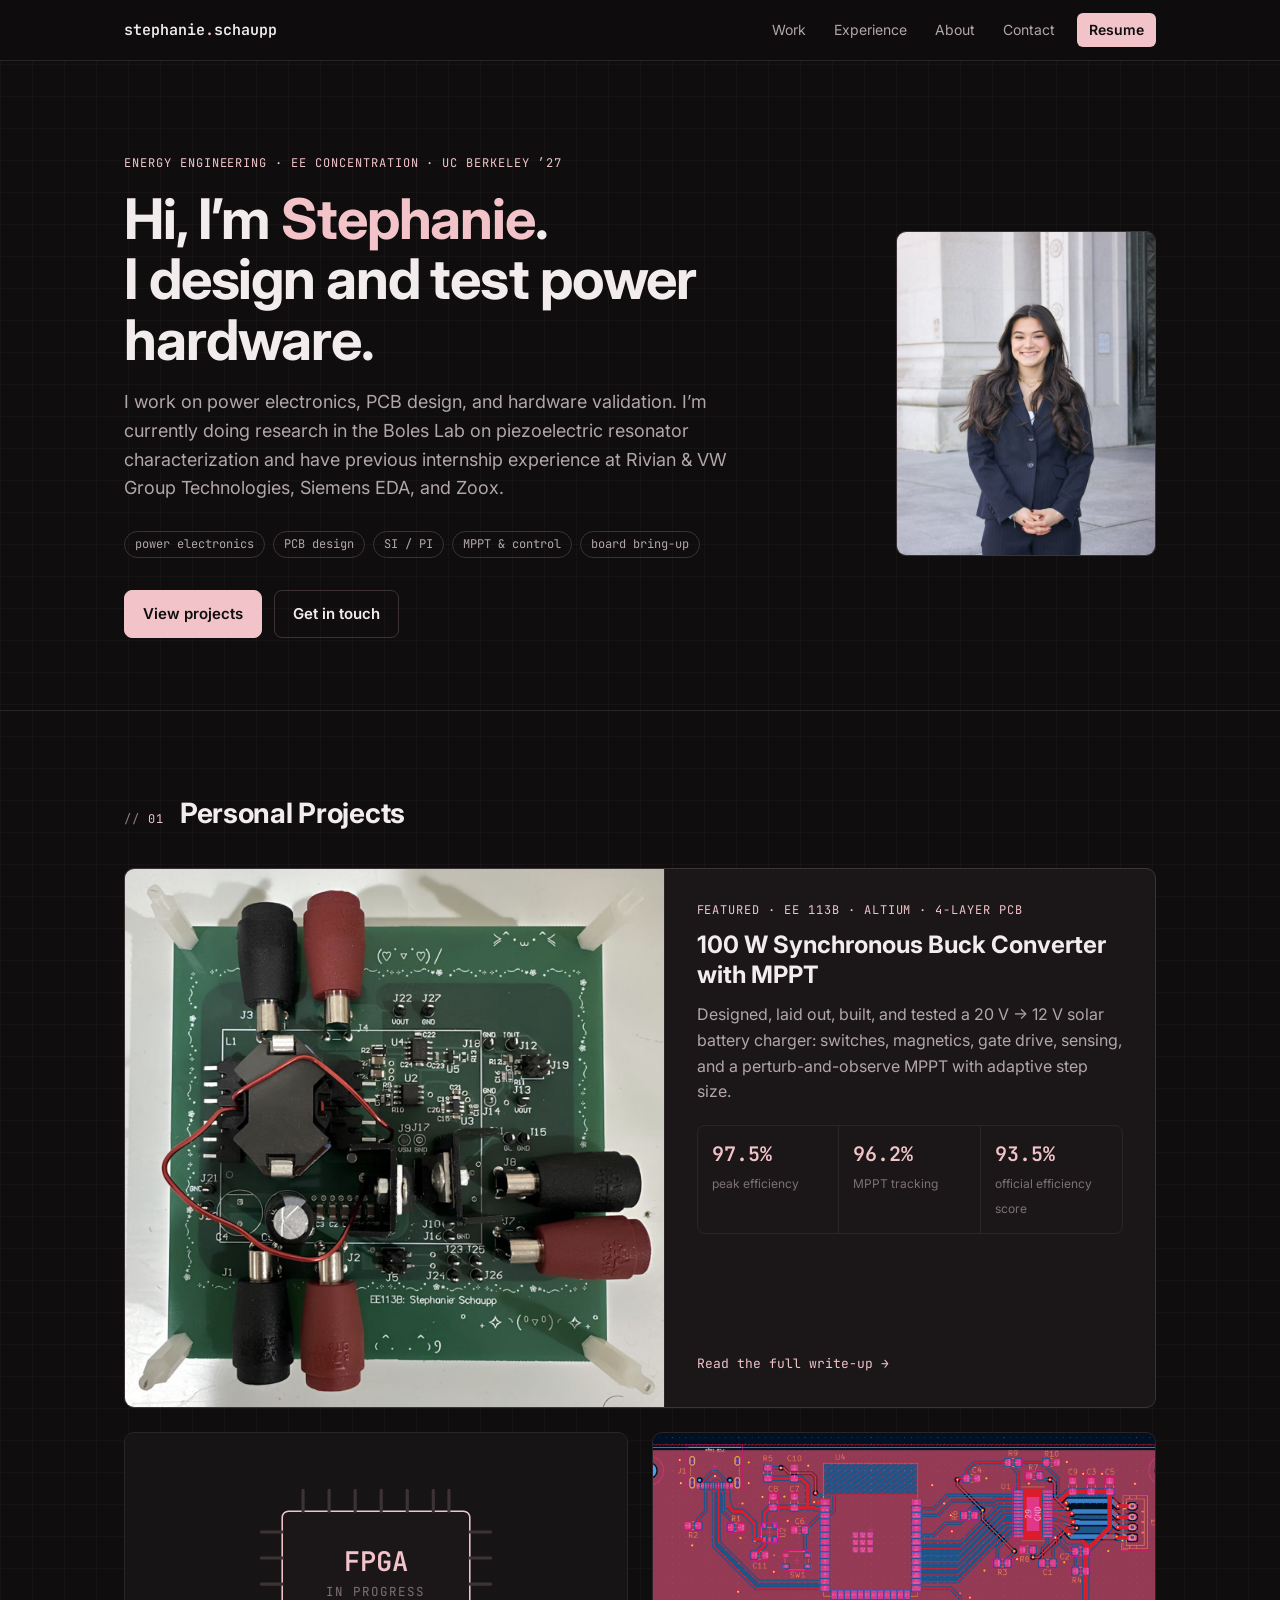
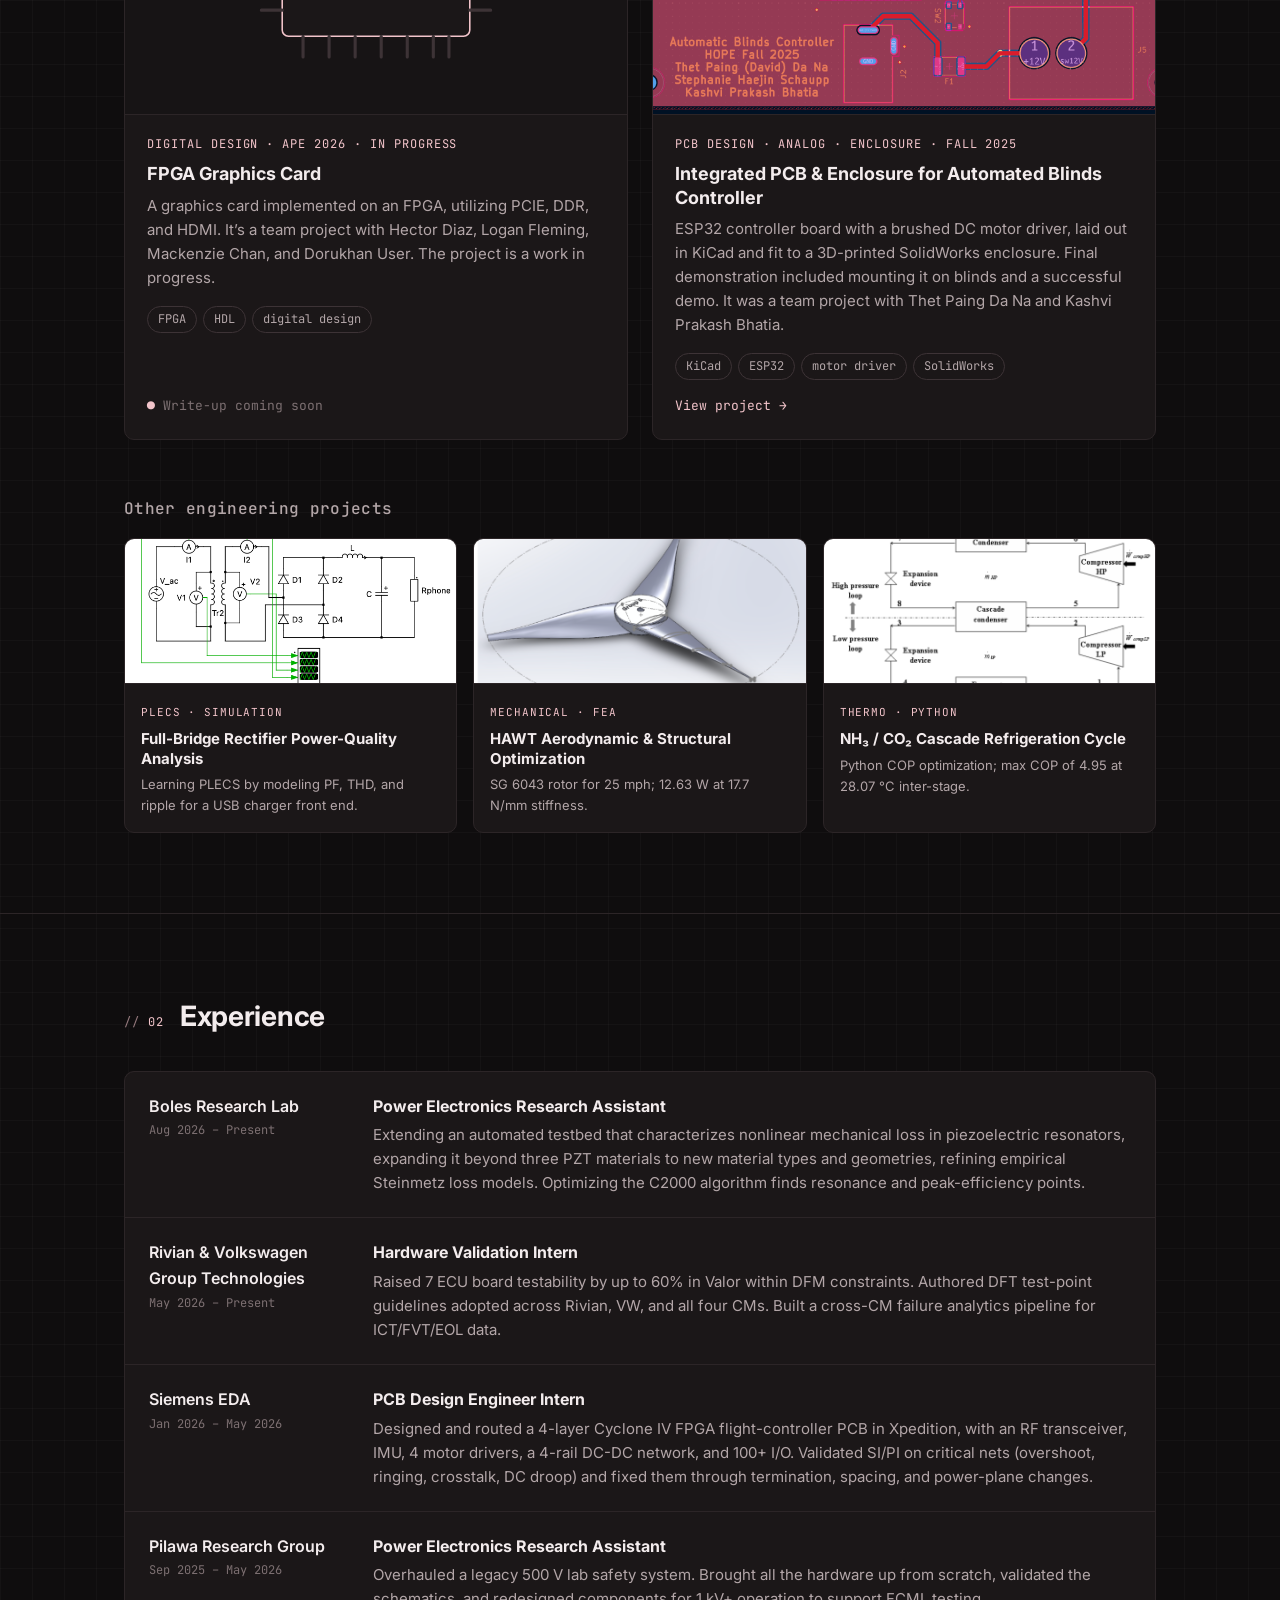
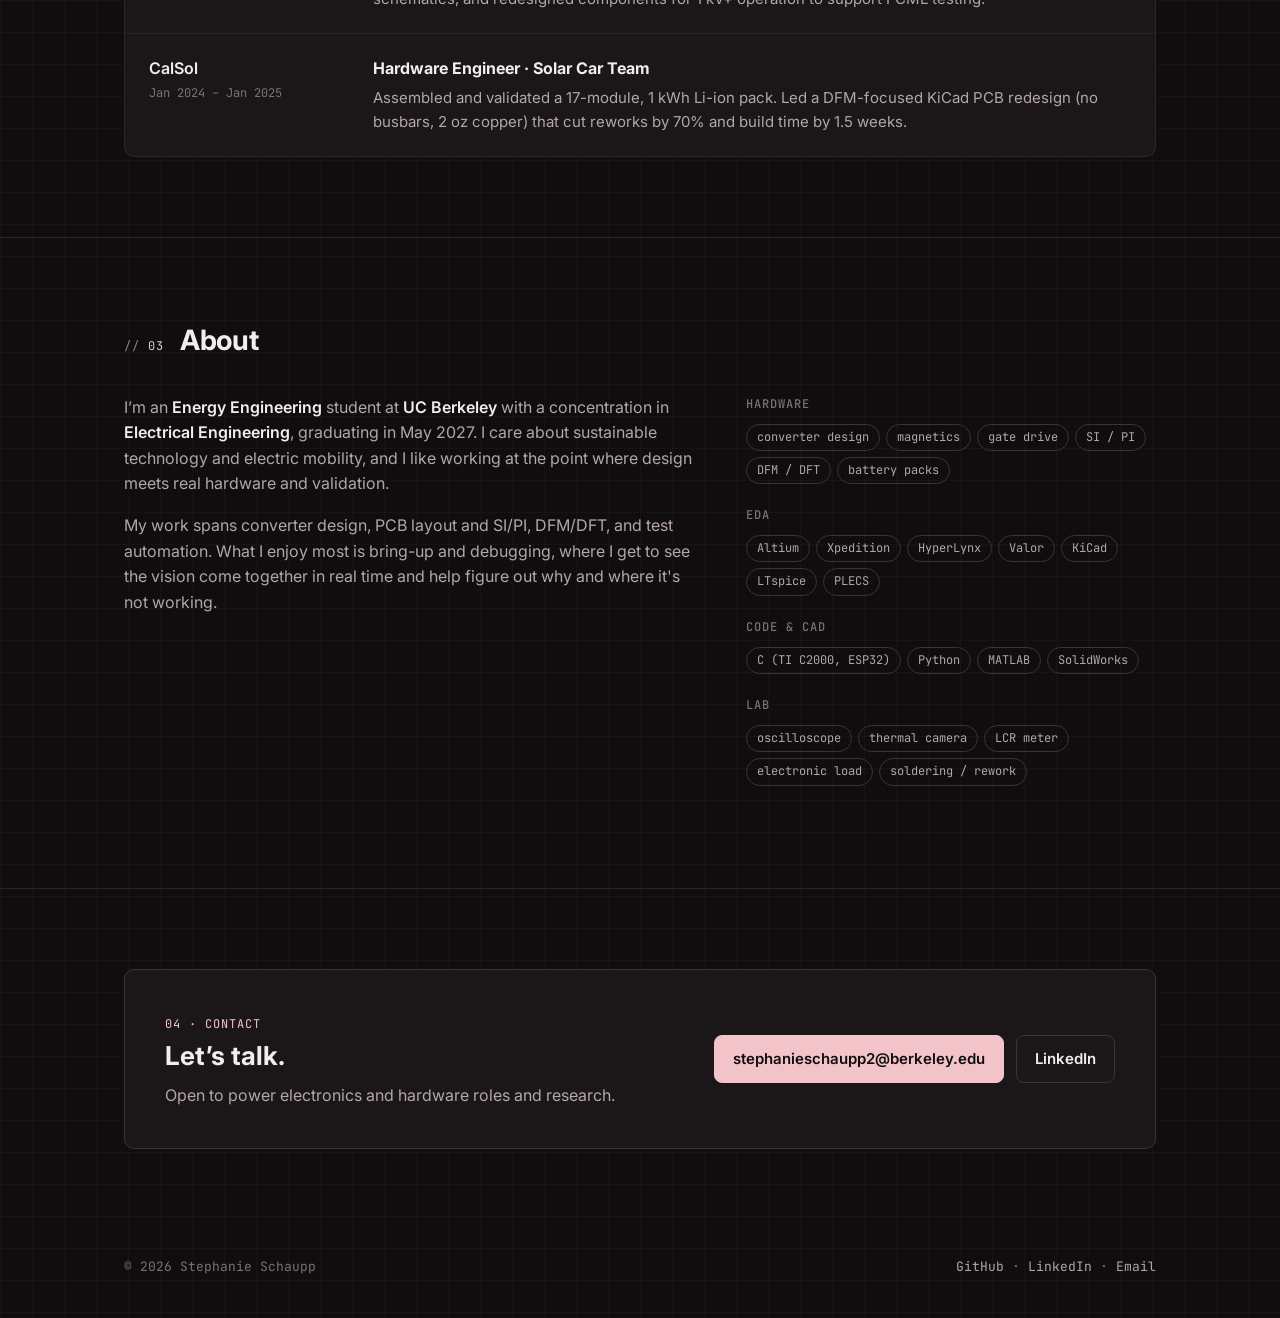
<file: index.html>
<!doctype html>
<html lang="en">
<head>
  <meta charset="utf-8" />
  <meta name="viewport" content="width=device-width, initial-scale=1" />
  <title>Stephanie Schaupp — Power Electronics &amp; Hardware</title>
  <meta name="description" content="Stephanie Schaupp — Energy Engineering (EE) at UC Berkeley. Power electronics, PCB design, and hardware validation projects." />
  <meta name="theme-color" content="#0f0d0e" />
  <link rel="preconnect" href="https://fonts.googleapis.com">
  <link rel="preconnect" href="https://fonts.gstatic.com" crossorigin>
  <link href="https://fonts.googleapis.com/css2?family=Inter:wght@400;500;600;700&family=JetBrains+Mono:wght@400;500;600&display=swap" rel="stylesheet">
  <link rel="stylesheet" href="styles.css?v=3" />
</head>
<body>

  <header class="site-header">
    <div class="container header-inner">
      <a class="logo" href="./">stephanie<span>.</span>schaupp</a>
      <button class="nav-toggle" id="navToggle" aria-expanded="false" aria-controls="nav">menu</button>
      <nav class="nav" id="nav">
        <a href="#work">Work</a>
        <a href="#experience">Experience</a>
        <a href="#about">About</a>
        <a href="#contact">Contact</a>
        <a class="resume" href="assets/Stephanie_Schaupp_Resume.pdf" target="_blank" rel="noopener">Resume</a>
      </nav>
    </div>
  </header>

  <main>
    <!-- ================= HERO ================= -->
    <section class="hero">
      <div class="container hero-inner">
        <div>
          <span class="label">Energy Engineering · EE concentration · UC Berkeley ’27</span>
          <h1>Hi, I’m <span class="accent">Stephanie</span>.<br>I design and test power hardware.</h1>
          <p class="lead">I work on power electronics, PCB design, and hardware validation. I’m currently doing research in the Boles Lab on piezoelectric resonator characterization and have previous internship experience at Rivian &amp; VW Group Technologies, Siemens EDA, and Zoox.</p>
          <div class="hero-tags">
            <span class="tag">power electronics</span>
            <span class="tag">PCB design</span>
            <span class="tag">SI / PI</span>
            <span class="tag">MPPT &amp; control</span>
            <span class="tag">board bring-up</span>
          </div>
          <div class="btn-row">
            <a class="btn" href="#work">View projects</a>
            <a class="btn ghost" href="#contact">Get in touch</a>
          </div>
        </div>
        <img class="hero-photo" src="assets/images/profile.jpg" alt="Portrait of Stephanie Schaupp" />
      </div>
    </section>

    <!-- ================= WORK ================= -->
    <section id="work" class="section">
      <div class="container">
        <div class="section-head">
          <span class="label">01</span>
          <h2>Personal Projects</h2>
        </div>

        <!-- Featured: buck converter -->
        <a class="featured" href="projects/buck-converter.html">
          <div class="featured-visual photo">
            <img src="assets/images/buck_board.jpg" alt="Assembled synchronous buck converter PCB with RM10 inductor, TO-220 switches, and banana-jack connectors">
          </div>
          <div class="featured-body">
            <span class="label">Featured · EE 113B · Altium · 4-layer PCB</span>
            <h3>100 W Synchronous Buck Converter with MPPT</h3>
            <p>Designed, laid out, built, and tested a 20 V → 12 V solar battery charger: switches, magnetics, gate drive, sensing, and a perturb-and-observe MPPT with adaptive step size.</p>
            <div class="stats">
              <div class="stat"><b>97.5%</b><span>peak efficiency</span></div>
              <div class="stat"><b>96.2%</b><span>MPPT tracking</span></div>
              <div class="stat"><b>93.5%</b><span>official efficiency score</span></div>
            </div>
            <span class="more">Read the full write-up</span>
          </div>
        </a>

        <div class="grid">
          <div class="card static">
            <div class="card-img placeholder">
              <svg viewBox="0 0 480 270" role="img" aria-label="FPGA project placeholder">
                <rect x="150" y="75" width="180" height="120" rx="6" class="chip"/>
                <g class="pins">
                  <path d="M170 75 V55 M195 75 V55 M220 75 V55 M245 75 V55 M270 75 V55 M295 75 V55 M310 75 V55"/>
                  <path d="M170 195 V215 M195 195 V215 M220 195 V215 M245 195 V215 M270 195 V215 M295 195 V215 M310 195 V215"/>
                  <path d="M150 95 H130 M150 120 H130 M150 145 H130 M150 170 H130 M330 95 H350 M330 120 H350 M330 145 H350 M330 170 H350"/>
                </g>
                <text x="240" y="132" text-anchor="middle" class="big">FPGA</text>
                <text x="240" y="156" text-anchor="middle" class="small">in progress</text>
              </svg>
            </div>
            <div class="card-body">
              <span class="label">Digital design · APE 2026 · In progress</span>
              <h3>FPGA Graphics Card</h3>
              <p>A graphics card implemented on an FPGA, utilizing PCIE, DDR, and HDMI. It’s a team project with Hector Diaz, Logan Fleming, Mackenzie Chan, and Dorukhan User. The project is a work in progress.</p>
              <div class="tags"><span class="tag">FPGA</span><span class="tag">HDL</span><span class="tag">digital design</span></div>
              <span class="wip">Write-up coming soon</span>
            </div>
          </div>

          <a class="card" href="projects/automated-blinds.html">
            <div class="card-img"><img src="assets/images/PCB_Layout1.png" alt="KiCad PCB layout for the automated blinds controller" loading="lazy"></div>
            <div class="card-body">
              <span class="label">PCB design · Analog · Enclosure · Fall 2025</span>
              <h3>Integrated PCB &amp; Enclosure for Automated Blinds Controller</h3>
              <p>ESP32 controller board with a brushed DC motor driver, laid out in KiCad and fit to a 3D-printed SolidWorks enclosure. Final demonstration included mounting it on blinds and a successful demo. It was a team project with Thet Paing Da Na and Kashvi Prakash Bhatia.</p>
              <div class="tags"><span class="tag">KiCad</span><span class="tag">ESP32</span><span class="tag">motor driver</span><span class="tag">SolidWorks</span></div>
              <span class="more">View project</span>
            </div>
          </a>
        </div>

        <h3 class="sub-head">Other engineering projects</h3>
        <div class="mini-grid">
          <a class="mini" href="projects/usb-rectifier.html">
            <div class="mini-img"><img src="assets/images/Rectifier.png" alt="PLECS model of a full-bridge rectifier" loading="lazy"></div>
            <div>
              <span class="label">PLECS · Simulation</span>
              <h4>Full-Bridge Rectifier Power-Quality Analysis</h4>
              <p>Learning PLECS by modeling PF, THD, and ripple for a USB charger front end.</p>
            </div>
          </a>
          <a class="mini" href="projects/wind-turbine.html">
            <div class="mini-img"><img src="assets/images/Wind_Turbine_Blade.png" alt="Wind turbine blade CAD model" loading="lazy"></div>
            <div>
              <span class="label">Mechanical · FEA</span>
              <h4>HAWT Aerodynamic &amp; Structural Optimization</h4>
              <p>SG 6043 rotor for 25 mph; 12.63 W at 17.7 N/mm stiffness.</p>
            </div>
          </a>
          <a class="mini" href="projects/cascade-refrigeration.html">
            <div class="mini-img"><img src="assets/images/Cascade_refrigeration.png" alt="Cascade refrigeration cycle" loading="lazy"></div>
            <div>
              <span class="label">Thermo · Python</span>
              <h4>NH₃ / CO₂ Cascade Refrigeration Cycle</h4>
              <p>Python COP optimization; max COP of 4.95 at 28.07 °C inter-stage.</p>
            </div>
          </a>
        </div>
      </div>
    </section>

    <!-- ================= EXPERIENCE ================= -->
    <section id="experience" class="section">
      <div class="container">
        <div class="section-head">
          <span class="label">02</span>
          <h2>Experience</h2>
        </div>
        <div class="xp-list">
          <div class="xp">
            <div class="org">Boles Research Lab<small>Aug 2026 – Present</small></div>
            <div>
              <h3>Power Electronics Research Assistant</h3>
              <p>Extending an automated testbed that characterizes nonlinear mechanical loss in piezoelectric resonators, expanding it beyond three PZT materials to new material types and geometries, refining empirical Steinmetz loss models. Optimizing the C2000 algorithm finds resonance and peak-efficiency points.</p>
            </div>
          </div>
          <div class="xp">
            <div class="org">Rivian &amp; Volkswagen Group Technologies<small>May 2026 – Present</small></div>
            <div>
              <h3>Hardware Validation Intern</h3>
              <p>Raised 7 ECU board testability by up to 60% in Valor within DFM constraints. Authored DFT test-point guidelines adopted across Rivian, VW, and all four CMs. Built a cross-CM failure analytics pipeline for ICT/FVT/EOL data.</p>
            </div>
          </div>
          <div class="xp">
            <div class="org">Siemens EDA<small>Jan 2026 – May 2026</small></div>
            <div>
              <h3>PCB Design Engineer Intern</h3>
              <p>Designed and routed a 4-layer Cyclone IV FPGA flight-controller PCB in Xpedition, with an RF transceiver, IMU, 4 motor drivers, a 4-rail DC-DC network, and 100+ I/O. Validated SI/PI on critical nets (overshoot, ringing, crosstalk, DC droop) and fixed them through termination, spacing, and power-plane changes.</p>
            </div>
          </div>
          <div class="xp">
            <div class="org">Pilawa Research Group<small>Sep 2025 – May 2026</small></div>
            <div>
              <h3>Power Electronics Research Assistant</h3>
              <p>Overhauled a legacy 500 V lab safety system. Brought all the hardware up from scratch, validated the schematics, and redesigned components for 1 kV+ operation to support FCML testing.</p>
            </div>
          </div>
          <div class="xp">
            <div class="org">CalSol<small>Jan 2024 – Jan 2025</small></div>
            <div>
              <h3>Hardware Engineer · Solar Car Team</h3>
              <p>Assembled and validated a 17-module, 1 kWh Li-ion pack. Led a DFM-focused KiCad PCB redesign (no busbars, 2 oz copper) that cut reworks by 70% and build time by 1.5 weeks.</p>
            </div>
          </div>
        </div>
      </div>
    </section>

    <!-- ================= ABOUT ================= -->
    <section id="about" class="section">
      <div class="container">
        <div class="section-head">
          <span class="label">03</span>
          <h2>About</h2>
        </div>
        <div class="about-grid">
          <div>
            <p>I’m an <strong>Energy Engineering</strong> student at <strong>UC Berkeley</strong> with a concentration in <strong>Electrical Engineering</strong>, graduating in May 2027. I care about sustainable technology and electric mobility, and I like working at the point where design meets real hardware and validation.</p>
            <p>My work spans converter design, PCB layout and SI/PI, DFM/DFT, and test automation. What I enjoy most is bring-up and debugging, where I get to see the vision come together in real time and help figure out why and where it's not working.</p>
          </div>
          <div class="skills">
            <h4>Hardware</h4>
            <div class="tags"><span class="tag">converter design</span><span class="tag">magnetics</span><span class="tag">gate drive</span><span class="tag">SI / PI</span><span class="tag">DFM / DFT</span><span class="tag">battery packs</span></div>
            <h4>EDA</h4>
            <div class="tags"><span class="tag">Altium</span><span class="tag">Xpedition</span><span class="tag">HyperLynx</span><span class="tag">Valor</span><span class="tag">KiCad</span><span class="tag">LTspice</span><span class="tag">PLECS</span></div>
            <h4>Code &amp; CAD</h4>
            <div class="tags"><span class="tag">C (TI C2000, ESP32)</span><span class="tag">Python</span><span class="tag">MATLAB</span><span class="tag">SolidWorks</span></div>
            <h4>Lab</h4>
            <div class="tags"><span class="tag">oscilloscope</span><span class="tag">thermal camera</span><span class="tag">LCR meter</span><span class="tag">electronic load</span><span class="tag">soldering / rework</span></div>
          </div>
        </div>
      </div>
    </section>

    <!-- ================= CONTACT ================= -->
    <section id="contact" class="section">
      <div class="container">
        <div class="contact-box">
          <div>
            <span class="label">04 · Contact</span>
            <h2>Let’s talk.</h2>
            <p>Open to power electronics and hardware roles and research.</p>
          </div>
          <div class="btn-row">
            <a class="btn" href="mailto:stephanieschaupp2@berkeley.edu">stephanieschaupp2@berkeley.edu</a>
            <a class="btn ghost" href="https://www.linkedin.com/in/stephanieschaupp/" target="_blank" rel="noopener">LinkedIn</a>
          </div>
        </div>
      </div>
    </section>
  </main>

  <footer class="site-footer">
    <div class="container">
      <span>© <span id="year">2026</span> Stephanie Schaupp</span>
      <span><a href="https://github.com/StephanieHSchaupp" target="_blank" rel="noopener">GitHub</a> · <a href="https://www.linkedin.com/in/stephanieschaupp/" target="_blank" rel="noopener">LinkedIn</a> · <a href="mailto:stephanieschaupp2@berkeley.edu">Email</a></span>
    </div>
  </footer>

  <script src="script.js?v=3"></script>
</body>
</html>
</file>
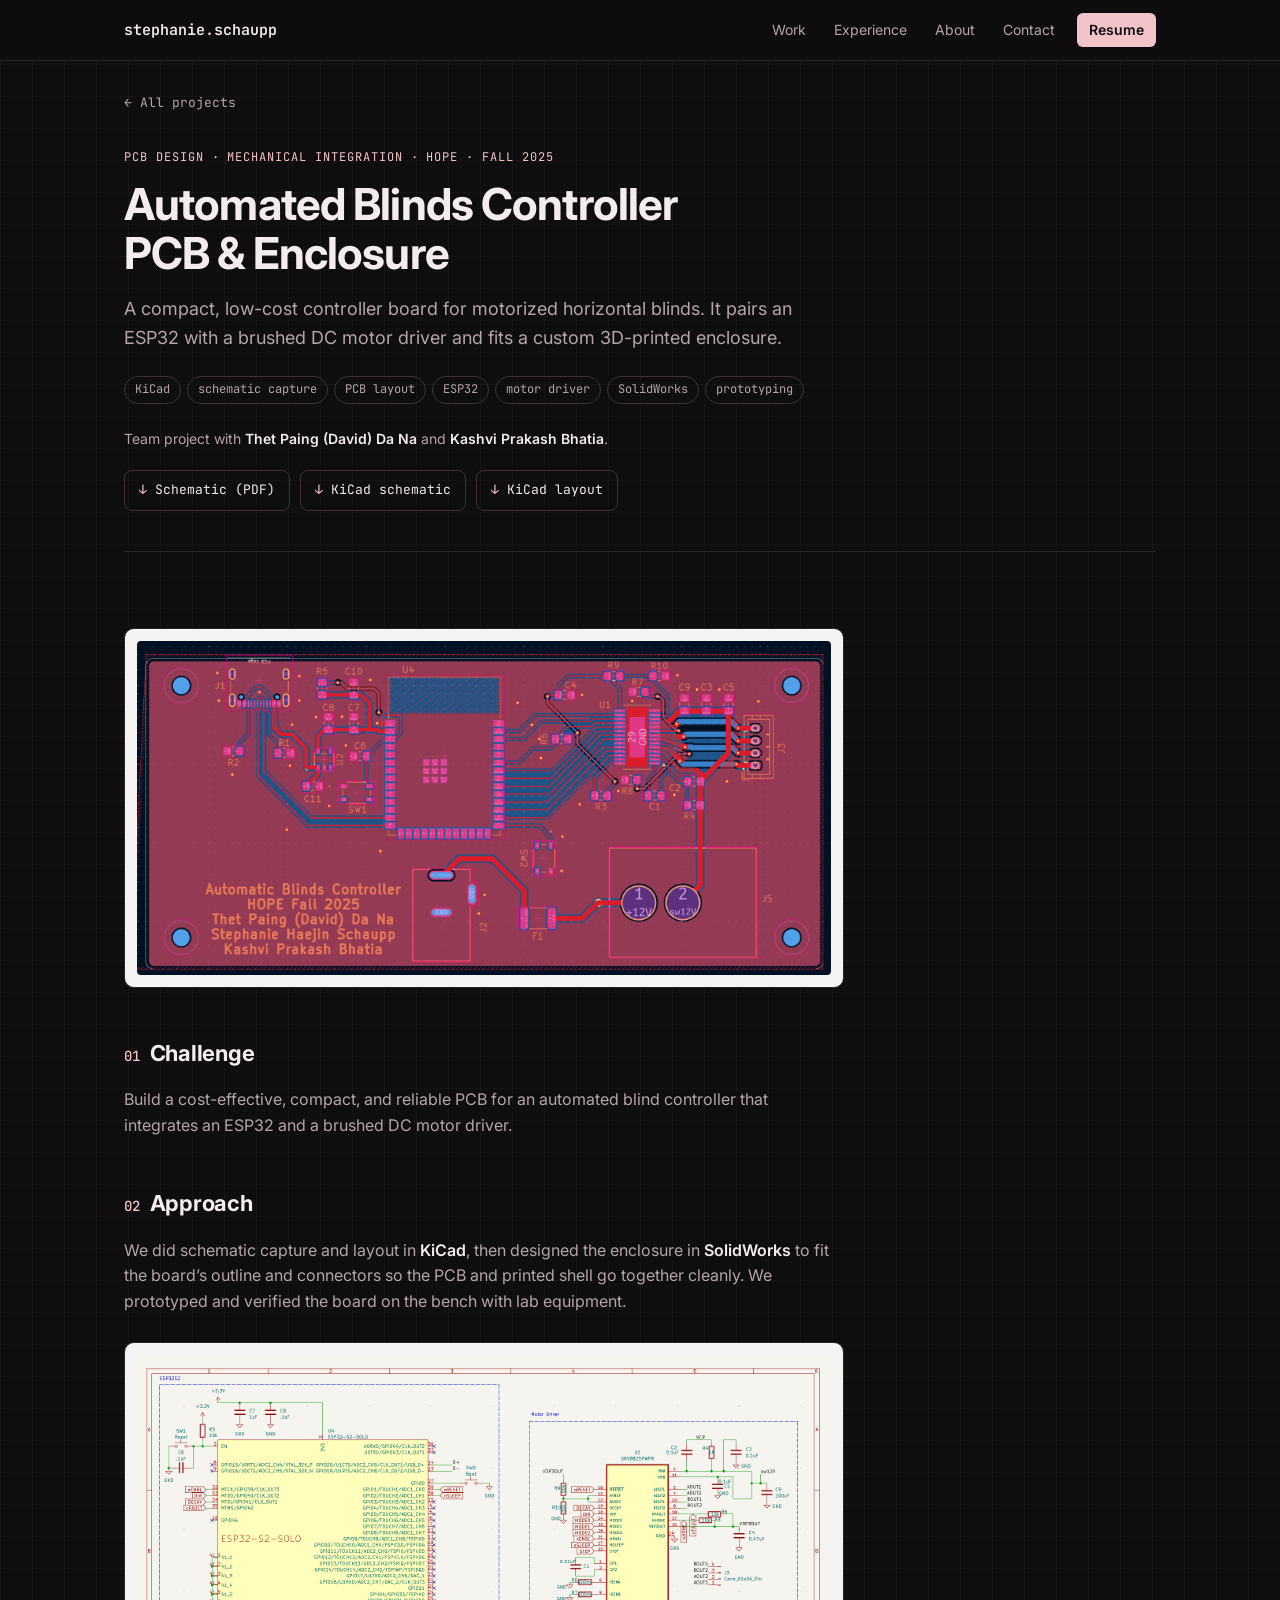
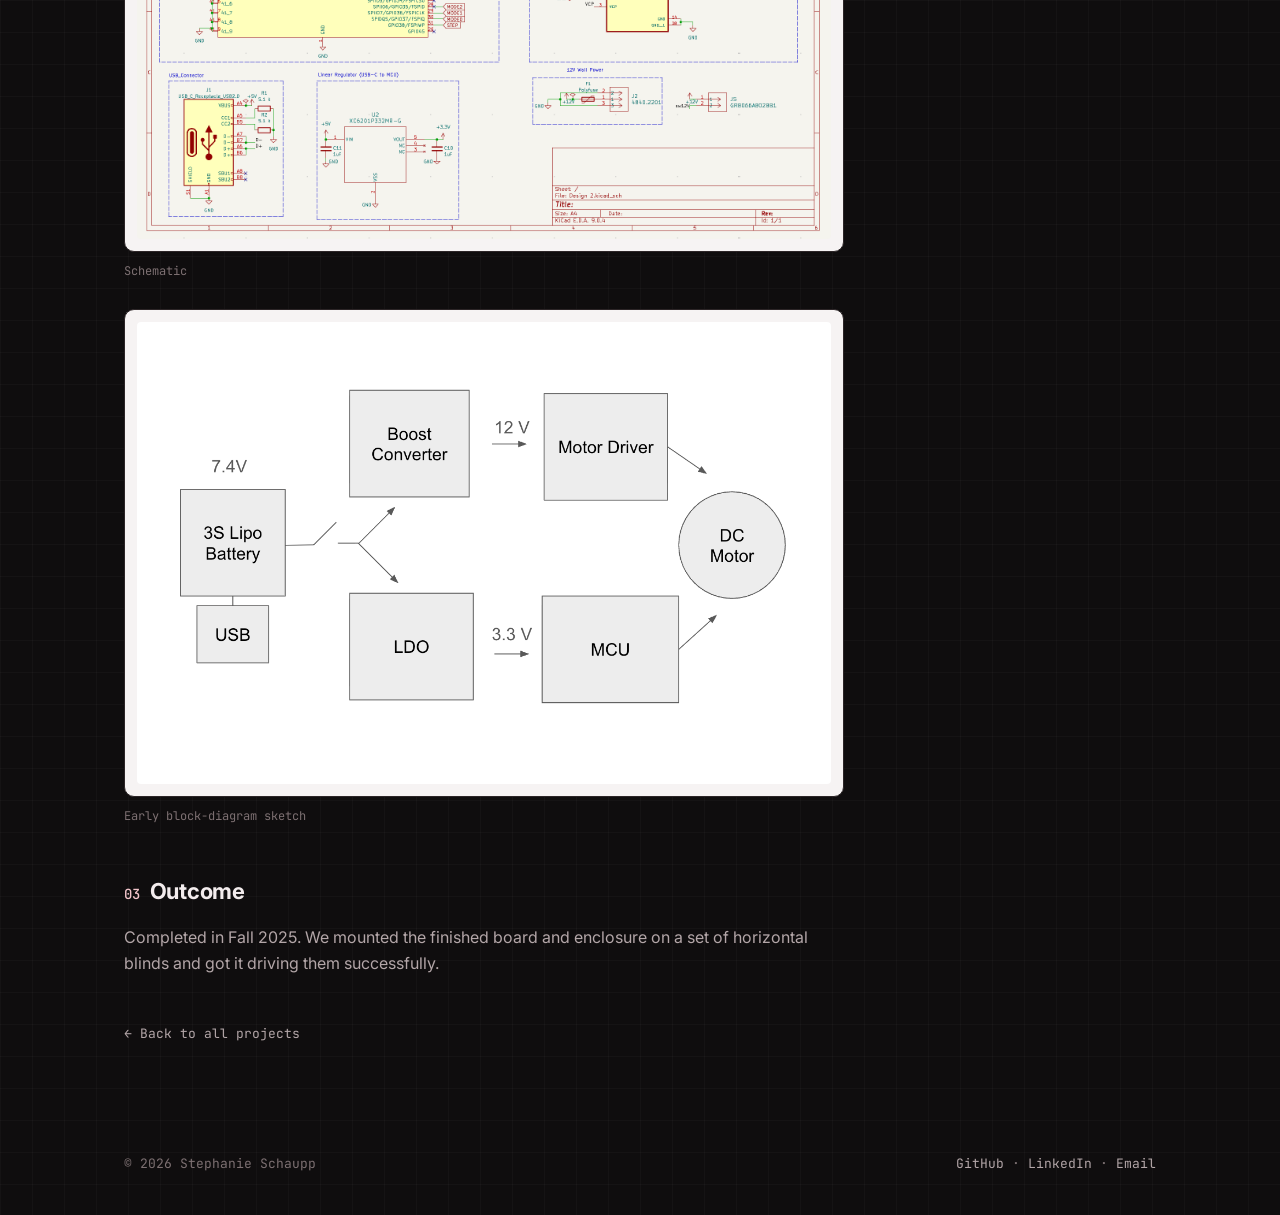
<file: projects/automated-blinds.html>
<!doctype html>
<html lang="en">
<head>
  <meta charset="utf-8" />
  <meta name="viewport" content="width=device-width, initial-scale=1" />
  <title>Integrated PCB &amp; Enclosure for Automated Blinds — Stephanie Schaupp</title>
  <meta name="description" content="ESP32-based motor controller PCB designed in KiCad with a SolidWorks enclosure." />
  <meta name="theme-color" content="#0f0d0e" />
  <link rel="preconnect" href="https://fonts.googleapis.com">
  <link rel="preconnect" href="https://fonts.gstatic.com" crossorigin>
  <link href="https://fonts.googleapis.com/css2?family=Inter:wght@400;500;600;700&family=JetBrains+Mono:wght@400;500;600&display=swap" rel="stylesheet">
  <link rel="stylesheet" href="../styles.css?v=3" />
</head>
<body>

  <header class="site-header">
    <div class="container header-inner">
      <a class="logo" href="../">stephanie<span>.</span>schaupp</a>
      <button class="nav-toggle" id="navToggle" aria-expanded="false" aria-controls="nav">menu</button>
      <nav class="nav" id="nav">
        <a href="../#work">Work</a>
        <a href="../#experience">Experience</a>
        <a href="../#about">About</a>
        <a href="../#contact">Contact</a>
        <a class="resume" href="../assets/Stephanie_Schaupp_Resume.pdf" target="_blank" rel="noopener">Resume</a>
      </nav>
    </div>
  </header>

  <main class="container">
    <a class="back" href="../#work">All projects</a>

    <section class="p-hero">
      <span class="label">PCB design · Mechanical integration · HOPE · Fall 2025</span>
      <h1>Automated Blinds Controller PCB &amp; Enclosure</h1>
      <p class="lead">A compact, low-cost controller board for motorized horizontal blinds. It pairs an ESP32 with a brushed DC motor driver and fits a custom 3D-printed enclosure.</p>
      <div class="tags"><span class="tag">KiCad</span><span class="tag">schematic capture</span><span class="tag">PCB layout</span><span class="tag">ESP32</span><span class="tag">motor driver</span><span class="tag">SolidWorks</span><span class="tag">prototyping</span></div>
      <p class="credits">Team project with <strong>Thet Paing (David) Da Na</strong> and <strong>Kashvi Prakash Bhatia</strong>.</p>
      <div class="files"><a class="file" href="../assets/images/PCB_Schematic.pdf" target="_blank" rel="noopener">Schematic (PDF)</a><a class="file" href="../assets/images/Schematic.kicad_sch" target="_blank" rel="noopener">KiCad schematic</a><a class="file" href="../assets/images/Layout.kicad_pcb" target="_blank" rel="noopener">KiCad layout</a></div>
    </section>

    <div class="p-layout" style="grid-template-columns: minmax(0,1fr);">
      <article class="prose">
        <figure class="figure">
          <div class="frame light"><img src="../assets/images/PCB_Layout1.png" alt="KiCad PCB layout"></div>
        </figure>

        <h2><span class="num">01</span>Challenge</h2>
        <p>Build a cost-effective, compact, and reliable PCB for an automated blind controller that integrates an ESP32 and a brushed DC motor driver.</p>

        <h2><span class="num">02</span>Approach</h2>
        <p>We did schematic capture and layout in <strong>KiCad</strong>, then designed the enclosure in <strong>SolidWorks</strong> to fit the board’s outline and connectors so the PCB and printed shell go together cleanly. We prototyped and verified the board on the bench with lab equipment.</p>
        <figure class="figure"><div class="frame light"><img src="../assets/images/PCB_Schematic1.png" alt="KiCad schematic"></div><figcaption>Schematic</figcaption></figure>
        <figure class="figure"><div class="frame light"><img src="../assets/images/Schematic_Sketch.png" alt="System block diagram sketch"></div><figcaption>Early block-diagram sketch</figcaption></figure>

        <h2><span class="num">03</span>Outcome</h2>
        <p>Completed in Fall 2025. We mounted the finished board and enclosure on a set of horizontal blinds and got it driving them successfully.</p>

        <a class="back" href="../#work">Back to all projects</a>
      </article>
    </div>
  </main>

  <footer class="site-footer">
    <div class="container">
      <span>© <span id="year">2026</span> Stephanie Schaupp</span>
      <span><a href="https://github.com/StephanieHSchaupp" target="_blank" rel="noopener">GitHub</a> · <a href="https://www.linkedin.com/in/stephanieschaupp/" target="_blank" rel="noopener">LinkedIn</a> · <a href="mailto:stephanieschaupp2@berkeley.edu">Email</a></span>
    </div>
  </footer>
  <script src="../script.js?v=3"></script>
</body>
</html>
</file>
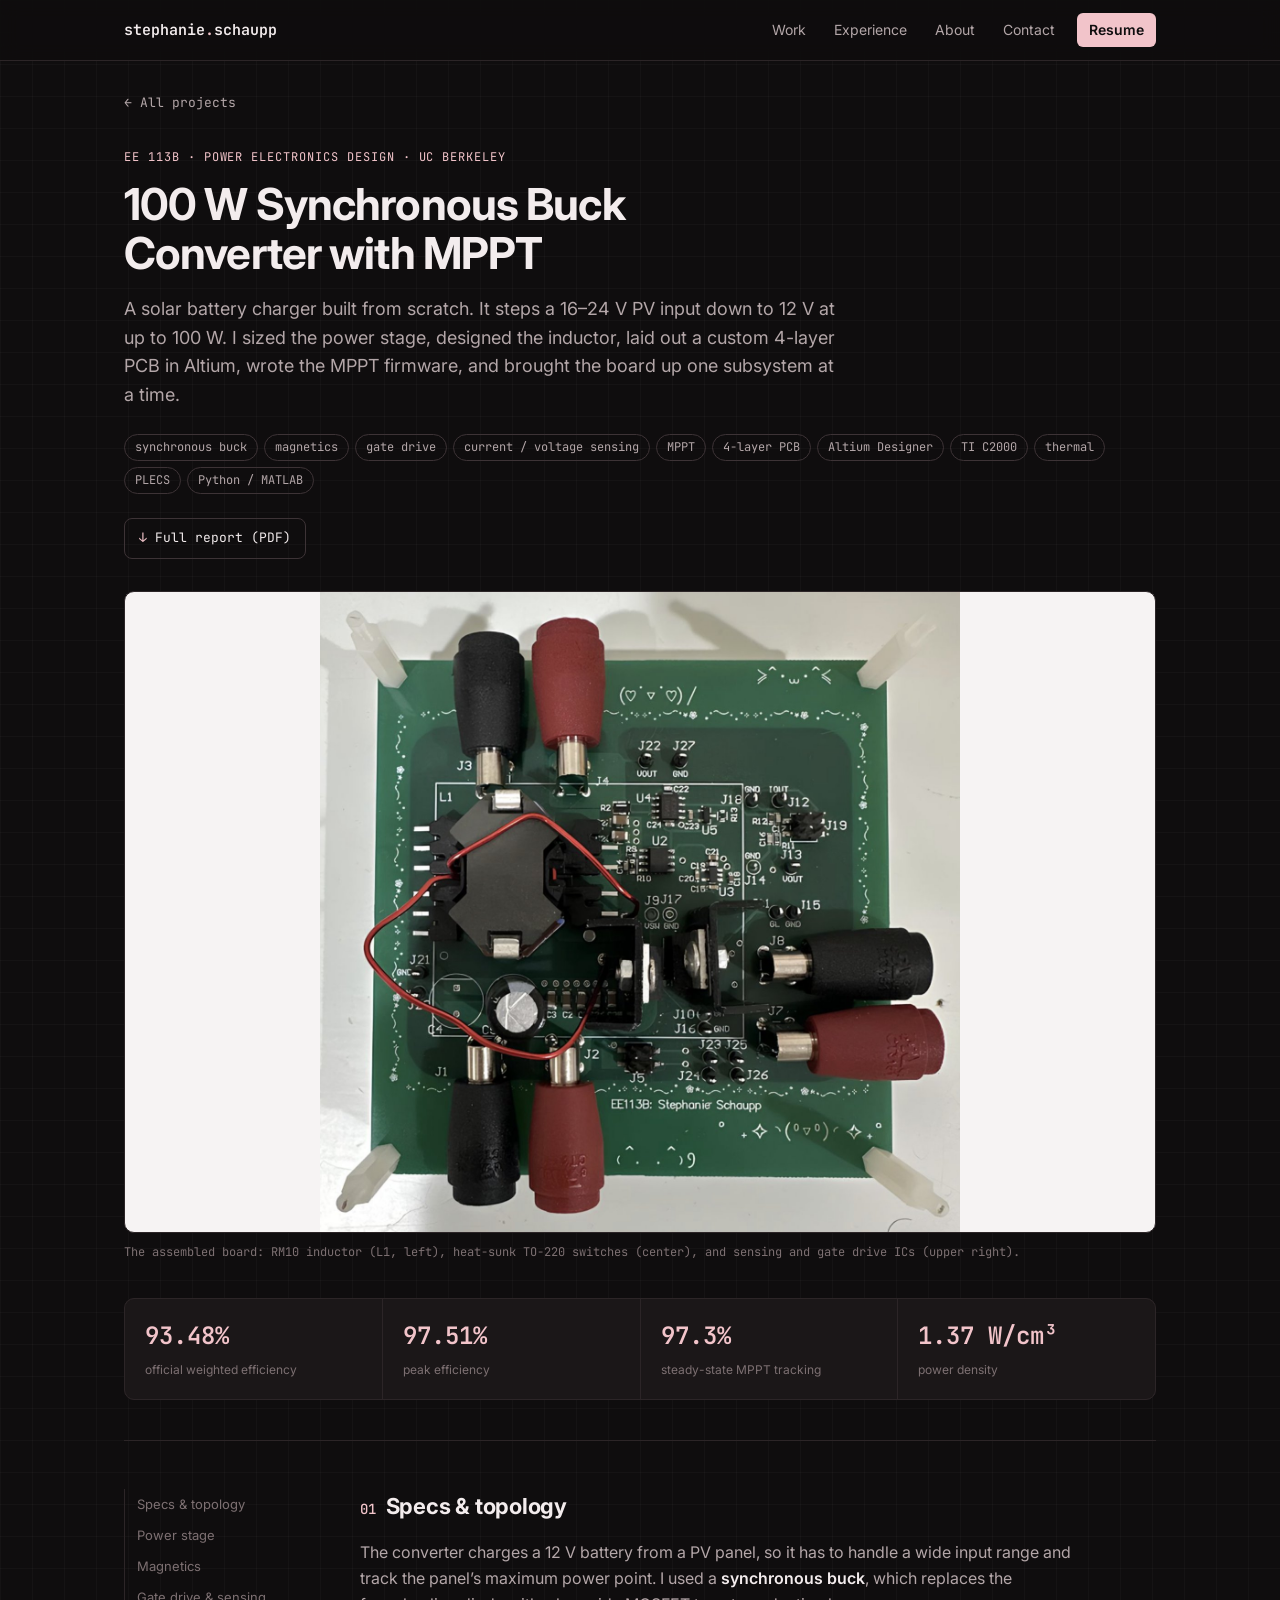
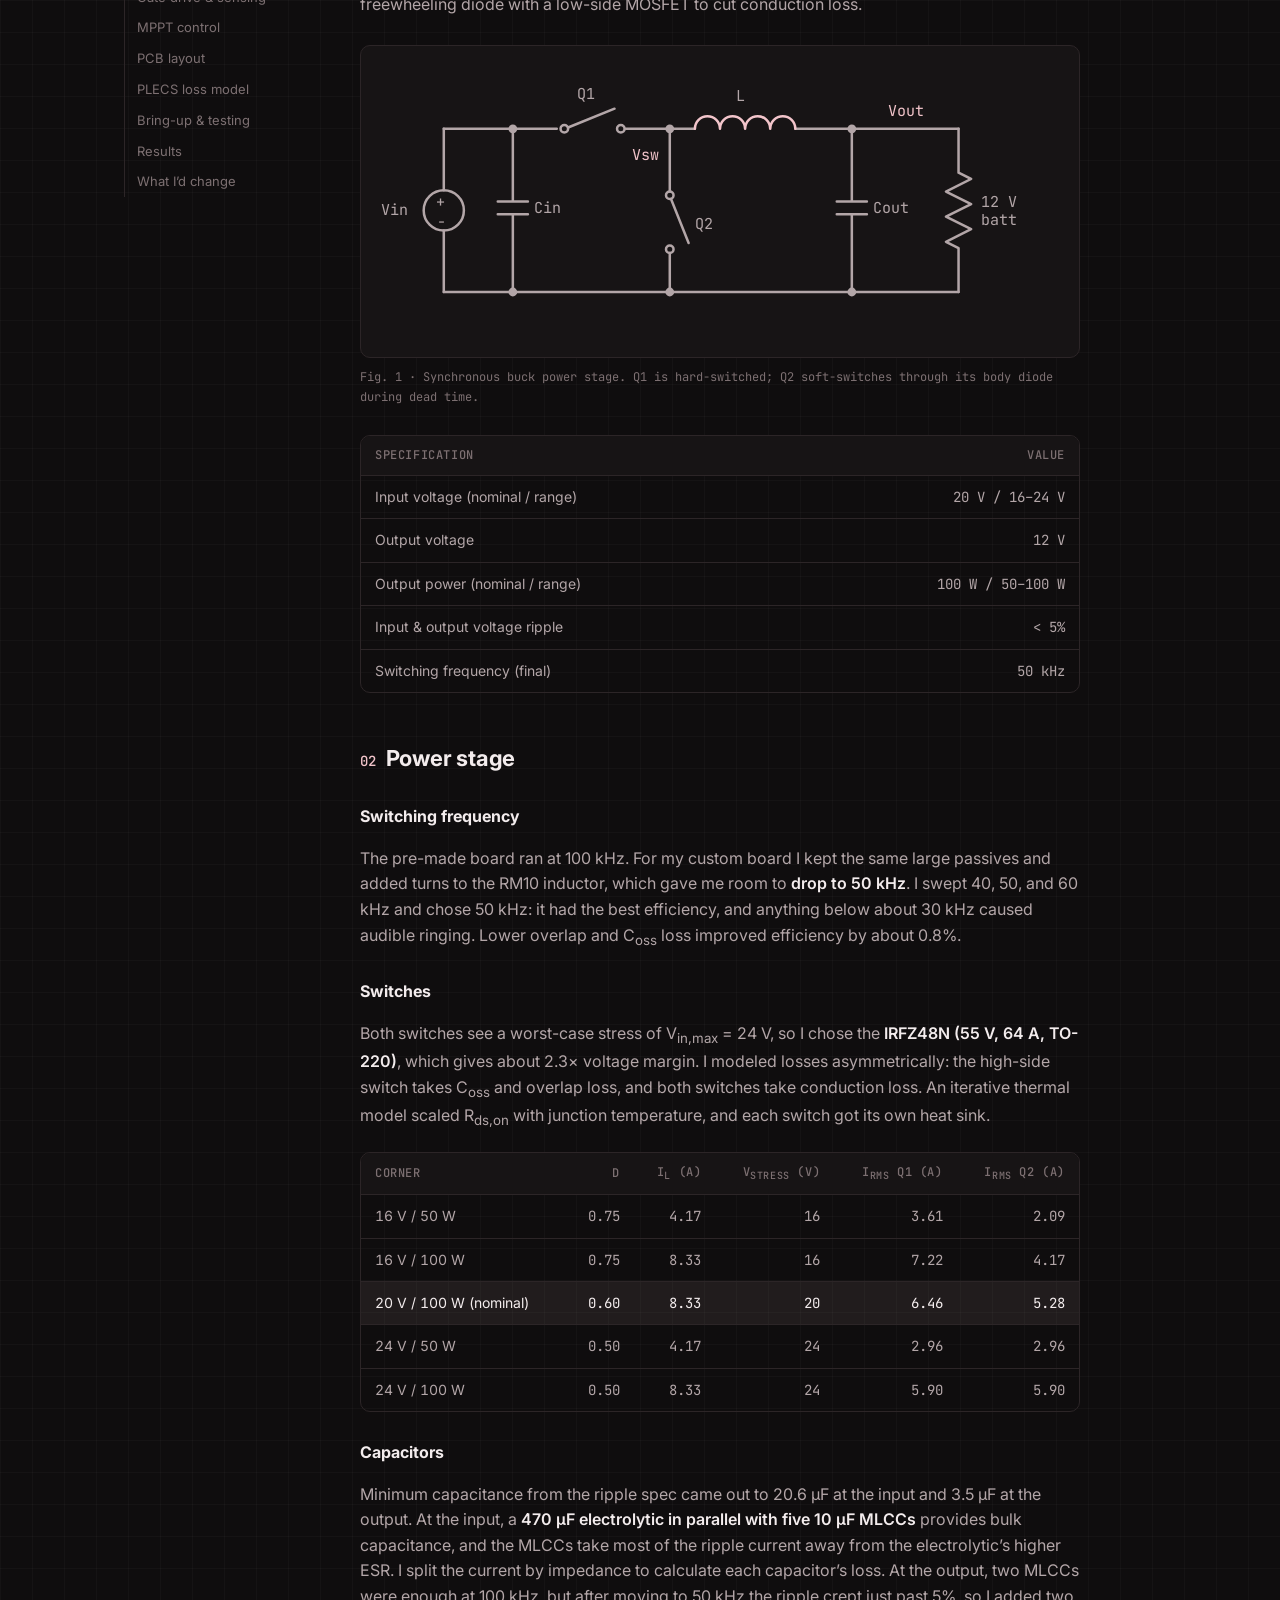
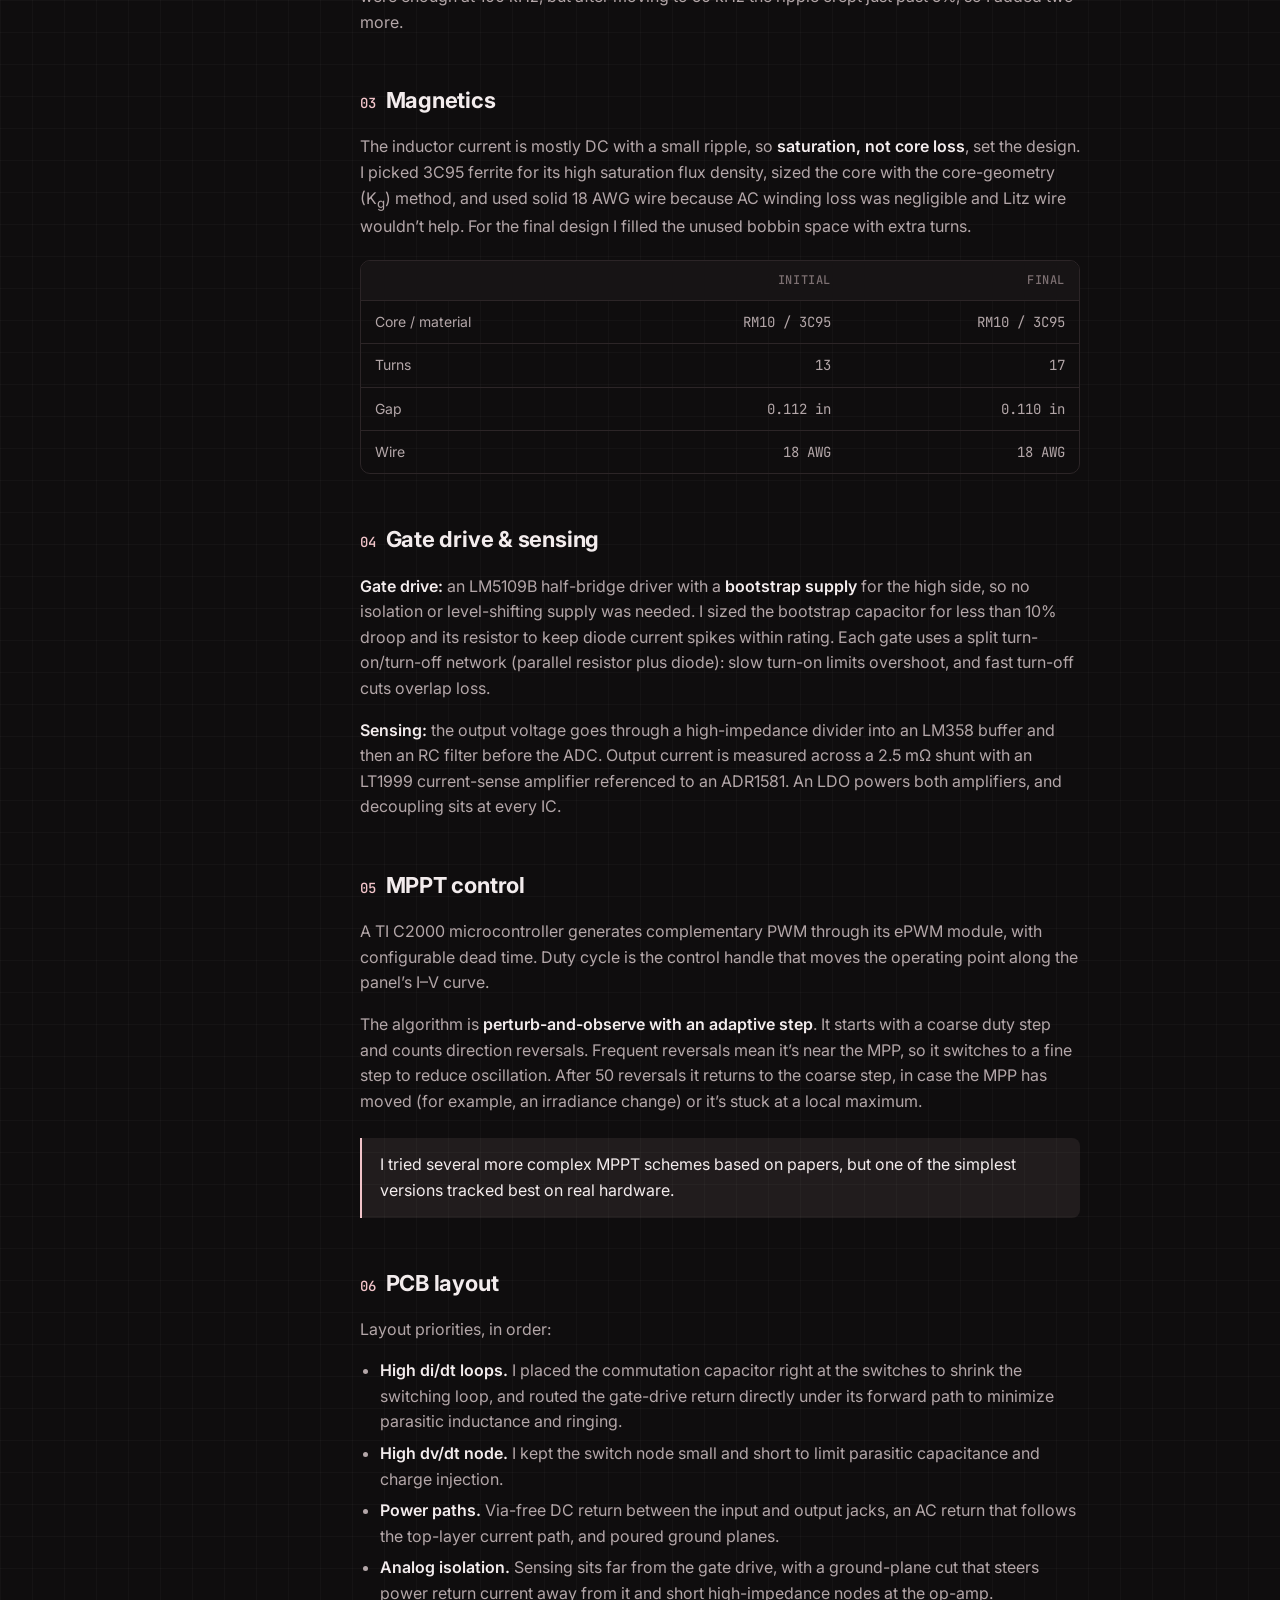
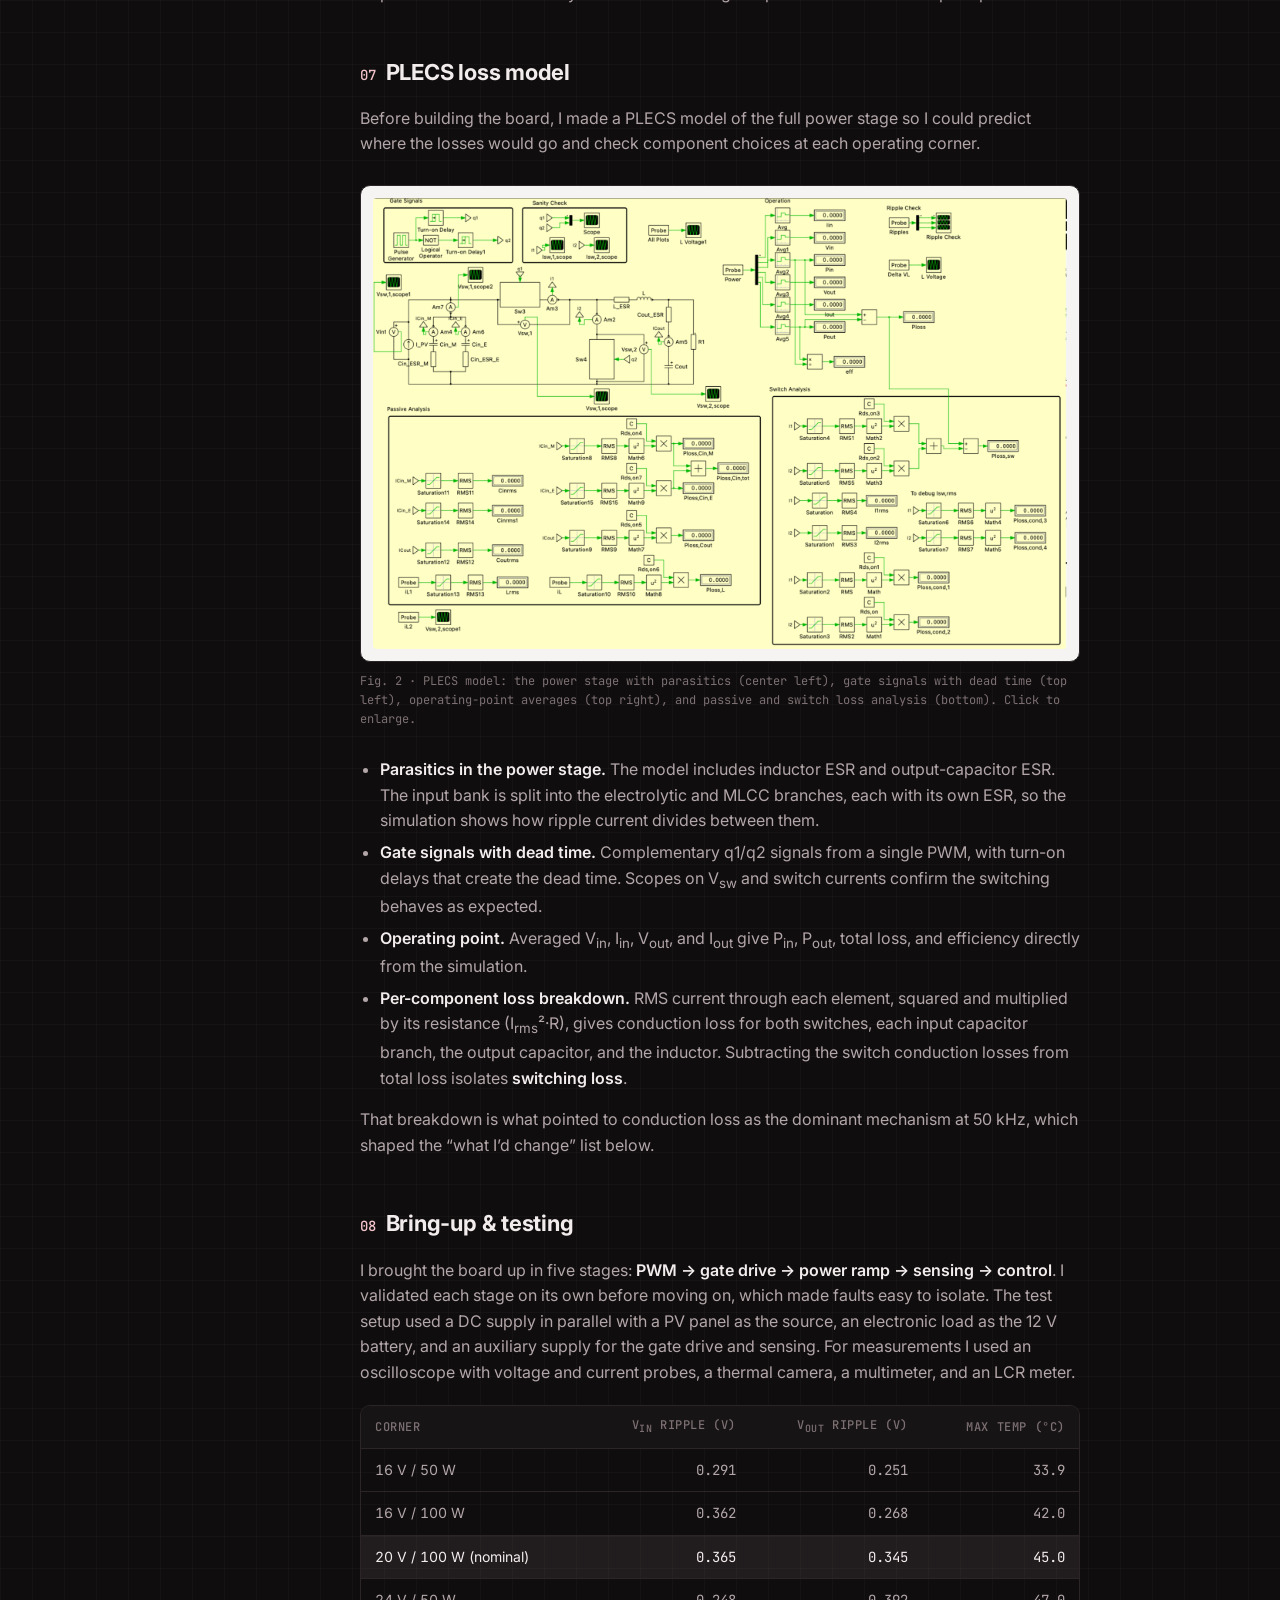
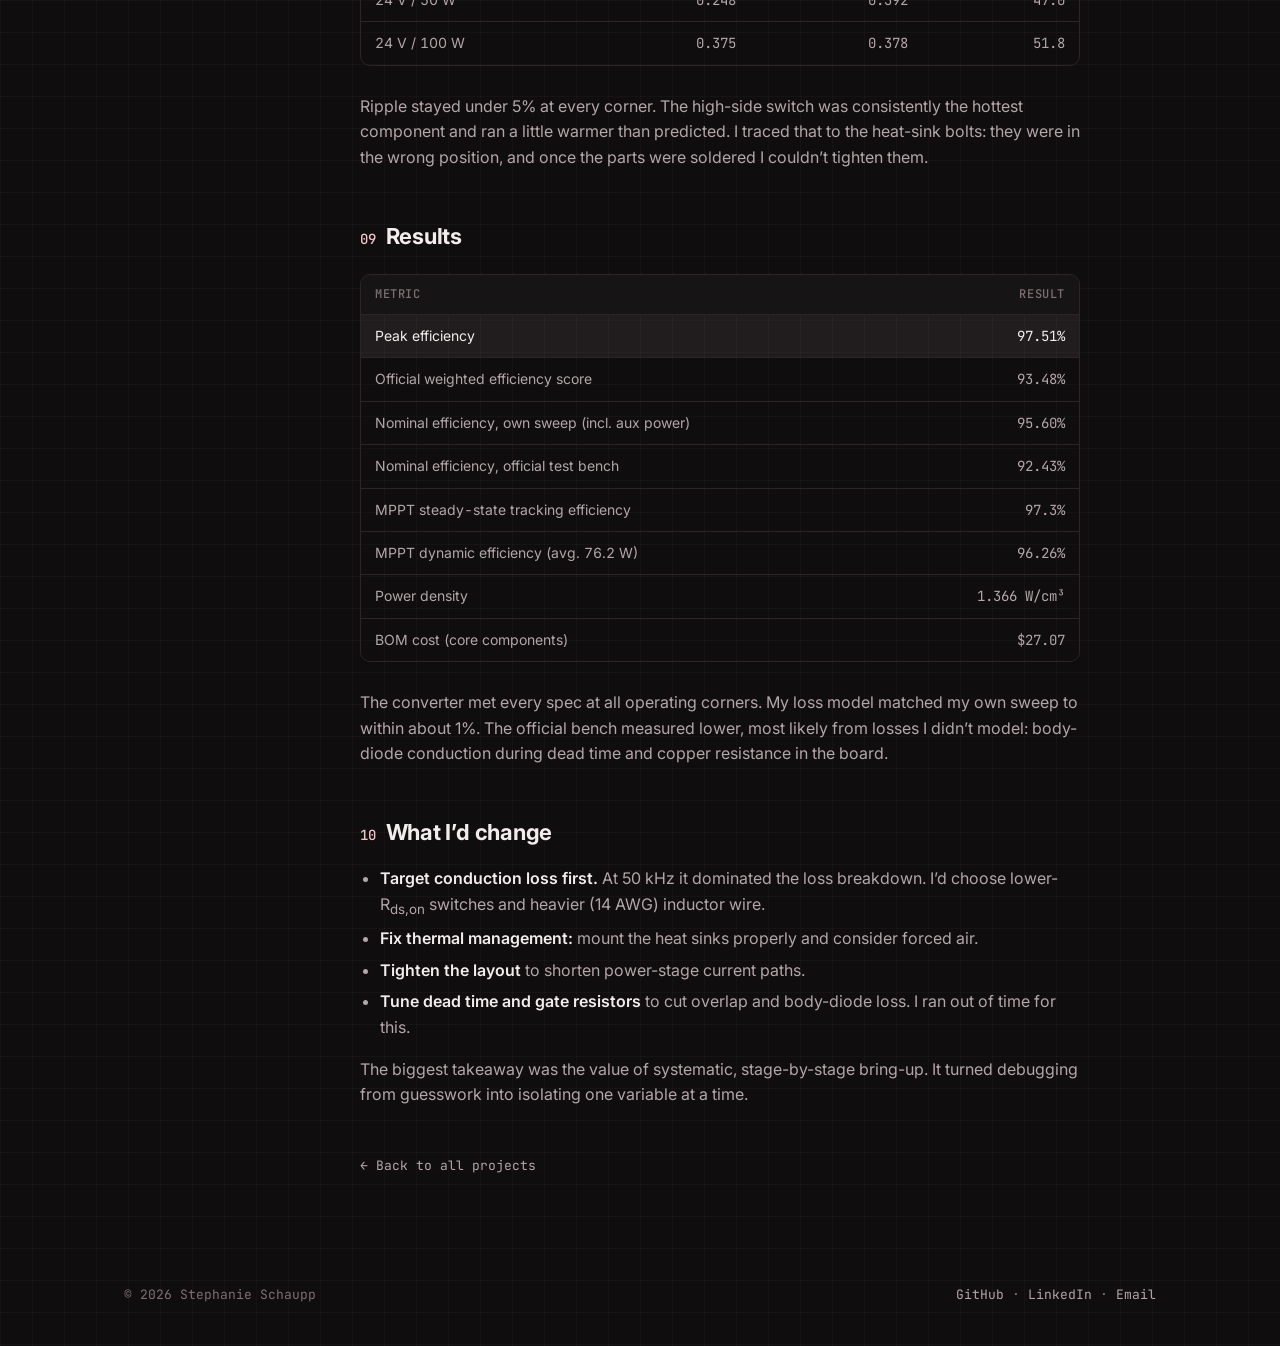
<file: projects/buck-converter.html>
<!doctype html>
<html lang="en">
<head>
  <meta charset="utf-8" />
  <meta name="viewport" content="width=device-width, initial-scale=1" />
  <title>100 W Synchronous Buck Converter with MPPT — Stephanie Schaupp</title>
  <meta name="description" content="Design, layout, bring-up, and testing of a 20 V to 12 V, 100 W synchronous buck converter with MPPT for PV battery charging." />
  <meta name="theme-color" content="#0f0d0e" />
  <link rel="preconnect" href="https://fonts.googleapis.com">
  <link rel="preconnect" href="https://fonts.gstatic.com" crossorigin>
  <link href="https://fonts.googleapis.com/css2?family=Inter:wght@400;500;600;700&family=JetBrains+Mono:wght@400;500;600&display=swap" rel="stylesheet">
  <link rel="stylesheet" href="../styles.css?v=3" />
</head>
<body>

  <header class="site-header">
    <div class="container header-inner">
      <a class="logo" href="../">stephanie<span>.</span>schaupp</a>
      <button class="nav-toggle" id="navToggle" aria-expanded="false" aria-controls="nav">menu</button>
      <nav class="nav" id="nav">
        <a href="../#work">Work</a>
        <a href="../#experience">Experience</a>
        <a href="../#about">About</a>
        <a href="../#contact">Contact</a>
        <a class="resume" href="../assets/Stephanie_Schaupp_Resume.pdf" target="_blank" rel="noopener">Resume</a>
      </nav>
    </div>
  </header>

  <main class="container">
    <a class="back" href="../#work">All projects</a>

    <section class="p-hero">
      <span class="label">EE 113B · Power Electronics Design · UC Berkeley</span>
      <h1>100 W Synchronous Buck Converter with MPPT</h1>
      <p class="lead">A solar battery charger built from scratch. It steps a 16–24 V PV input down to 12 V at up to 100 W. I sized the power stage, designed the inductor, laid out a custom 4-layer PCB in Altium, wrote the MPPT firmware, and brought the board up one subsystem at a time.</p>
      <div class="tags">
        <span class="tag">synchronous buck</span><span class="tag">magnetics</span><span class="tag">gate drive</span>
        <span class="tag">current / voltage sensing</span><span class="tag">MPPT</span><span class="tag">4-layer PCB</span>
        <span class="tag">Altium Designer</span><span class="tag">TI C2000</span><span class="tag">thermal</span><span class="tag">PLECS</span><span class="tag">Python / MATLAB</span>
      </div>
      <!-- TODO: upload your report PDF to assets/docs/ with this exact name to activate the link -->
      <div class="files">
        <a class="file" href="../assets/docs/EE113B_Buck_Converter_Report.pdf" target="_blank" rel="noopener">Full report (PDF)</a>
      </div>

      <figure class="figure hero-fig">
        <div class="frame light"><img src="../assets/images/buck_board.jpg" alt="Assembled synchronous buck converter PCB"></div>
        <figcaption>The assembled board: RM10 inductor (L1, left), heat-sunk TO-220 switches (center), and sensing and gate drive ICs (upper right).</figcaption>
      </figure>

      <div class="p-stats">
        <div class="stat"><b>93.48%</b><span>official weighted efficiency</span></div>
        <div class="stat"><b>97.51%</b><span>peak efficiency</span></div>
        <div class="stat"><b>97.3%</b><span>steady-state MPPT tracking</span></div>
        <div class="stat"><b>1.37 W/cm³</b><span>power density</span></div>
      </div>
    </section>

    <div class="p-layout">
      <nav class="toc" aria-label="On this page">
        <a href="#specs">Specs &amp; topology</a>
        <a href="#power-stage">Power stage</a>
        <a href="#magnetics">Magnetics</a>
        <a href="#support">Gate drive &amp; sensing</a>
        <a href="#mppt">MPPT control</a>
        <a href="#layout">PCB layout</a>
        <a href="#loss-model">PLECS loss model</a>
        <a href="#testing">Bring-up &amp; testing</a>
        <a href="#results">Results</a>
        <a href="#lessons">What I’d change</a>
      </nav>

      <article class="prose">
        <h2 id="specs"><span class="num">01</span>Specs &amp; topology</h2>
        <p>The converter charges a 12 V battery from a PV panel, so it has to handle a wide input range and track the panel’s maximum power point. I used a <strong>synchronous buck</strong>, which replaces the freewheeling diode with a low-side MOSFET to cut conduction loss.</p>

        <figure class="figure">
          <div class="frame">
            <svg class="schem" viewBox="0 0 540 210" role="img" aria-label="Synchronous buck converter schematic">
              <path class="w" d="M50 50 H140 M195 50 H250 M330 50 H460 M50 180 H460" />
              <path class="w" d="M50 50 V99 M50 131 V180" /><circle class="w" cx="50" cy="115" r="16" />
              <text x="44" y="112">+</text><text x="45" y="128">−</text><text x="0" y="119">Vin</text>
              <path class="w" d="M105 50 V108 M93 108 H117 M93 118 H117 M105 118 V180" /><text x="122" y="117">Cin</text>
              <circle class="w" cx="146" cy="50" r="3" /><path class="w" d="M149 49 L186 34" /><circle class="w" cx="191" cy="50" r="3" /><text x="156" y="26">Q1</text>
              <path class="w" d="M230 50 V100" /><circle class="w" cx="230" cy="103" r="3" /><path class="w" d="M231 106 L245 141" /><circle class="w" cx="230" cy="146" r="3" /><path class="w" d="M230 149 V180" /><text x="250" y="130">Q2</text>
              <text class="pk" x="200" y="75">Vsw</text>
              <path class="w hot" d="M250 50 a10 10 0 0 1 20 0 a10 10 0 0 1 20 0 a10 10 0 0 1 20 0 a10 10 0 0 1 20 0" /><text x="283" y="28">L</text>
              <path class="w" d="M375 50 V108 M363 108 H387 M363 118 H387 M375 118 V180" /><text x="392" y="117">Cout</text>
              <path class="w" d="M460 50 V85 L470 90 L450 100 L470 110 L450 120 L470 130 L450 140 L460 145 V180" /><text x="478" y="112">12 V</text><text x="478" y="127">batt</text>
              <text class="pk" x="404" y="40">Vout</text>
              <circle class="dot" cx="105" cy="50" r="3.5"/><circle class="dot" cx="230" cy="50" r="3.5"/><circle class="dot" cx="375" cy="50" r="3.5"/>
              <circle class="dot" cx="105" cy="180" r="3.5"/><circle class="dot" cx="230" cy="180" r="3.5"/><circle class="dot" cx="375" cy="180" r="3.5"/>
            </svg>
          </div>
          <figcaption>Fig. 1 · Synchronous buck power stage. Q1 is hard-switched; Q2 soft-switches through its body diode during dead time.</figcaption>
        </figure>

        <div class="table-wrap">
          <table>
            <thead><tr><th>Specification</th><th class="num">Value</th></tr></thead>
            <tbody>
              <tr><td>Input voltage (nominal / range)</td><td class="num">20 V / 16–24 V</td></tr>
              <tr><td>Output voltage</td><td class="num">12 V</td></tr>
              <tr><td>Output power (nominal / range)</td><td class="num">100 W / 50–100 W</td></tr>
              <tr><td>Input &amp; output voltage ripple</td><td class="num">&lt; 5%</td></tr>
              <tr><td>Switching frequency (final)</td><td class="num">50 kHz</td></tr>
            </tbody>
          </table>
        </div>

        <h2 id="power-stage"><span class="num">02</span>Power stage</h2>
        <h3>Switching frequency</h3>
        <p>The pre-made board ran at 100 kHz. For my custom board I kept the same large passives and added turns to the RM10 inductor, which gave me room to <strong>drop to 50 kHz</strong>. I swept 40, 50, and 60 kHz and chose 50 kHz: it had the best efficiency, and anything below about 30 kHz caused audible ringing. Lower overlap and C<sub>oss</sub> loss improved efficiency by about 0.8%.</p>

        <h3>Switches</h3>
        <p>Both switches see a worst-case stress of V<sub>in,max</sub> = 24 V, so I chose the <strong>IRFZ48N (55 V, 64 A, TO-220)</strong>, which gives about 2.3× voltage margin. I modeled losses asymmetrically: the high-side switch takes C<sub>oss</sub> and overlap loss, and both switches take conduction loss. An iterative thermal model scaled R<sub>ds,on</sub> with junction temperature, and each switch got its own heat sink.</p>
        <div class="table-wrap">
          <table>
            <thead><tr><th>Corner</th><th class="num">D</th><th class="num">I<sub>L</sub> (A)</th><th class="num">V<sub>stress</sub> (V)</th><th class="num">I<sub>rms</sub> Q1 (A)</th><th class="num">I<sub>rms</sub> Q2 (A)</th></tr></thead>
            <tbody>
              <tr><td>16 V / 50 W</td><td class="num">0.75</td><td class="num">4.17</td><td class="num">16</td><td class="num">3.61</td><td class="num">2.09</td></tr>
              <tr><td>16 V / 100 W</td><td class="num">0.75</td><td class="num">8.33</td><td class="num">16</td><td class="num">7.22</td><td class="num">4.17</td></tr>
              <tr class="hi"><td>20 V / 100 W (nominal)</td><td class="num">0.60</td><td class="num">8.33</td><td class="num">20</td><td class="num">6.46</td><td class="num">5.28</td></tr>
              <tr><td>24 V / 50 W</td><td class="num">0.50</td><td class="num">4.17</td><td class="num">24</td><td class="num">2.96</td><td class="num">2.96</td></tr>
              <tr><td>24 V / 100 W</td><td class="num">0.50</td><td class="num">8.33</td><td class="num">24</td><td class="num">5.90</td><td class="num">5.90</td></tr>
            </tbody>
          </table>
        </div>

        <h3>Capacitors</h3>
        <p>Minimum capacitance from the ripple spec came out to 20.6 µF at the input and 3.5 µF at the output. At the input, a <strong>470 µF electrolytic in parallel with five 10 µF MLCCs</strong> provides bulk capacitance, and the MLCCs take most of the ripple current away from the electrolytic’s higher ESR. I split the current by impedance to calculate each capacitor’s loss. At the output, two MLCCs were enough at 100 kHz, but after moving to 50 kHz the ripple crept just past 5%, so I added two more.</p>

        <h2 id="magnetics"><span class="num">03</span>Magnetics</h2>
        <p>The inductor current is mostly DC with a small ripple, so <strong>saturation, not core loss</strong>, set the design. I picked 3C95 ferrite for its high saturation flux density, sized the core with the core-geometry (K<sub>g</sub>) method, and used solid 18 AWG wire because AC winding loss was negligible and Litz wire wouldn’t help. For the final design I filled the unused bobbin space with extra turns.</p>
        <div class="table-wrap">
          <table>
            <thead><tr><th></th><th class="num">Initial</th><th class="num">Final</th></tr></thead>
            <tbody>
              <tr><td>Core / material</td><td class="num">RM10 / 3C95</td><td class="num">RM10 / 3C95</td></tr>
              <tr><td>Turns</td><td class="num">13</td><td class="num">17</td></tr>
              <tr><td>Gap</td><td class="num">0.112 in</td><td class="num">0.110 in</td></tr>
              <tr><td>Wire</td><td class="num">18 AWG</td><td class="num">18 AWG</td></tr>
            </tbody>
          </table>
        </div>

        <h2 id="support"><span class="num">04</span>Gate drive &amp; sensing</h2>
        <p><strong>Gate drive:</strong> an LM5109B half-bridge driver with a <strong>bootstrap supply</strong> for the high side, so no isolation or level-shifting supply was needed. I sized the bootstrap capacitor for less than 10% droop and its resistor to keep diode current spikes within rating. Each gate uses a split turn-on/turn-off network (parallel resistor plus diode): slow turn-on limits overshoot, and fast turn-off cuts overlap loss.</p>
        <p><strong>Sensing:</strong> the output voltage goes through a high-impedance divider into an LM358 buffer and then an RC filter before the ADC. Output current is measured across a 2.5 mΩ shunt with an LT1999 current-sense amplifier referenced to an ADR1581. An LDO powers both amplifiers, and decoupling sits at every IC.</p>

        <h2 id="mppt"><span class="num">05</span>MPPT control</h2>
        <p>A TI C2000 microcontroller generates complementary PWM through its ePWM module, with configurable dead time. Duty cycle is the control handle that moves the operating point along the panel’s I–V curve.</p>
        <p>The algorithm is <strong>perturb-and-observe with an adaptive step</strong>. It starts with a coarse duty step and counts direction reversals. Frequent reversals mean it’s near the MPP, so it switches to a fine step to reduce oscillation. After 50 reversals it returns to the coarse step, in case the MPP has moved (for example, an irradiance change) or it’s stuck at a local maximum.</p>
        <div class="callout"><p>I tried several more complex MPPT schemes based on papers, but one of the simplest versions tracked best on real hardware.</p></div>

        <h2 id="layout"><span class="num">06</span>PCB layout</h2>
        <p>Layout priorities, in order:</p>
        <ul>
          <li><strong>High di/dt loops.</strong> I placed the commutation capacitor right at the switches to shrink the switching loop, and routed the gate-drive return directly under its forward path to minimize parasitic inductance and ringing.</li>
          <li><strong>High dv/dt node.</strong> I kept the switch node small and short to limit parasitic capacitance and charge injection.</li>
          <li><strong>Power paths.</strong> Via-free DC return between the input and output jacks, an AC return that follows the top-layer current path, and poured ground planes.</li>
          <li><strong>Analog isolation.</strong> Sensing sits far from the gate drive, with a ground-plane cut that steers power return current away from it and short high-impedance nodes at the op-amp.</li>
        </ul>
        <!-- TODO: export layout / board photos as PNG into assets/images/ and uncomment:
        <figure class="figure">
          <div class="frame light"><img src="../assets/images/buck_layout.png" alt="4-layer PCB layout of the buck converter"></div>
          <figcaption>Fig. 2 · Top layer of the 4-layer board.</figcaption>
        </figure>
        -->

        <h2 id="loss-model"><span class="num">07</span>PLECS loss model</h2>
        <p>Before building the board, I made a PLECS model of the full power stage so I could predict where the losses would go and check component choices at each operating corner.</p>
        <figure class="figure">
          <div class="frame light"><a href="../assets/images/buck_plecs_loss_model.png" target="_blank" rel="noopener"><img src="../assets/images/buck_plecs_loss_model.png" alt="PLECS model of the synchronous buck with loss-analysis blocks"></a></div>
          <figcaption>Fig. 2 · PLECS model: the power stage with parasitics (center left), gate signals with dead time (top left), operating-point averages (top right), and passive and switch loss analysis (bottom). Click to enlarge.</figcaption>
        </figure>
        <ul>
          <li><strong>Parasitics in the power stage.</strong> The model includes inductor ESR and output-capacitor ESR. The input bank is split into the electrolytic and MLCC branches, each with its own ESR, so the simulation shows how ripple current divides between them.</li>
          <li><strong>Gate signals with dead time.</strong> Complementary q1/q2 signals from a single PWM, with turn-on delays that create the dead time. Scopes on V<sub>sw</sub> and switch currents confirm the switching behaves as expected.</li>
          <li><strong>Operating point.</strong> Averaged V<sub>in</sub>, I<sub>in</sub>, V<sub>out</sub>, and I<sub>out</sub> give P<sub>in</sub>, P<sub>out</sub>, total loss, and efficiency directly from the simulation.</li>
          <li><strong>Per-component loss breakdown.</strong> RMS current through each element, squared and multiplied by its resistance (I<sub>rms</sub>²·R), gives conduction loss for both switches, each input capacitor branch, the output capacitor, and the inductor. Subtracting the switch conduction losses from total loss isolates <strong>switching loss</strong>.</li>
        </ul>
        <p>That breakdown is what pointed to conduction loss as the dominant mechanism at 50 kHz, which shaped the “what I’d change” list below.</p>

        <h2 id="testing"><span class="num">08</span>Bring-up &amp; testing</h2>
        <p>I brought the board up in five stages: <strong>PWM → gate drive → power ramp → sensing → control</strong>. I validated each stage on its own before moving on, which made faults easy to isolate. The test setup used a DC supply in parallel with a PV panel as the source, an electronic load as the 12 V battery, and an auxiliary supply for the gate drive and sensing. For measurements I used an oscilloscope with voltage and current probes, a thermal camera, a multimeter, and an LCR meter.</p>
        <div class="table-wrap">
          <table>
            <thead><tr><th>Corner</th><th class="num">V<sub>in</sub> ripple (V)</th><th class="num">V<sub>out</sub> ripple (V)</th><th class="num">Max temp (°C)</th></tr></thead>
            <tbody>
              <tr><td>16 V / 50 W</td><td class="num">0.291</td><td class="num">0.251</td><td class="num">33.9</td></tr>
              <tr><td>16 V / 100 W</td><td class="num">0.362</td><td class="num">0.268</td><td class="num">42.0</td></tr>
              <tr class="hi"><td>20 V / 100 W (nominal)</td><td class="num">0.365</td><td class="num">0.345</td><td class="num">45.0</td></tr>
              <tr><td>24 V / 50 W</td><td class="num">0.248</td><td class="num">0.392</td><td class="num">47.0</td></tr>
              <tr><td>24 V / 100 W</td><td class="num">0.375</td><td class="num">0.378</td><td class="num">51.8</td></tr>
            </tbody>
          </table>
        </div>
        <p>Ripple stayed under 5% at every corner. The high-side switch was consistently the hottest component and ran a little warmer than predicted. I traced that to the heat-sink bolts: they were in the wrong position, and once the parts were soldered I couldn’t tighten them.</p>

        <h2 id="results"><span class="num">09</span>Results</h2>
        <div class="table-wrap">
          <table>
            <thead><tr><th>Metric</th><th class="num">Result</th></tr></thead>
            <tbody>
              <tr class="hi"><td>Peak efficiency</td><td class="num">97.51%</td></tr>
              <tr><td>Official weighted efficiency score</td><td class="num">93.48%</td></tr>
              <tr><td>Nominal efficiency, own sweep (incl. aux power)</td><td class="num">95.60%</td></tr>
              <tr><td>Nominal efficiency, official test bench</td><td class="num">92.43%</td></tr>
              <tr><td>MPPT steady-state tracking efficiency</td><td class="num">97.3%</td></tr>
              <tr><td>MPPT dynamic efficiency (avg. 76.2 W)</td><td class="num">96.26%</td></tr>
              <tr><td>Power density</td><td class="num">1.366 W/cm³</td></tr>
              <tr><td>BOM cost (core components)</td><td class="num">$27.07</td></tr>
            </tbody>
          </table>
        </div>
        <p>The converter met every spec at all operating corners. My loss model matched my own sweep to within about 1%. The official bench measured lower, most likely from losses I didn’t model: body-diode conduction during dead time and copper resistance in the board.</p>

        <h2 id="lessons"><span class="num">10</span>What I’d change</h2>
        <ul>
          <li><strong>Target conduction loss first.</strong> At 50 kHz it dominated the loss breakdown. I’d choose lower-R<sub>ds,on</sub> switches and heavier (14 AWG) inductor wire.</li>
          <li><strong>Fix thermal management:</strong> mount the heat sinks properly and consider forced air.</li>
          <li><strong>Tighten the layout</strong> to shorten power-stage current paths.</li>
          <li><strong>Tune dead time and gate resistors</strong> to cut overlap and body-diode loss. I ran out of time for this.</li>
        </ul>
        <p>The biggest takeaway was the value of systematic, stage-by-stage bring-up. It turned debugging from guesswork into isolating one variable at a time.</p>

        <a class="back" href="../#work">Back to all projects</a>
      </article>
    </div>
  </main>

  <footer class="site-footer">
    <div class="container">
      <span>© <span id="year">2026</span> Stephanie Schaupp</span>
      <span><a href="https://github.com/StephanieHSchaupp" target="_blank" rel="noopener">GitHub</a> · <a href="https://www.linkedin.com/in/stephanieschaupp/" target="_blank" rel="noopener">LinkedIn</a> · <a href="mailto:stephanieschaupp2@berkeley.edu">Email</a></span>
    </div>
  </footer>
  <script src="../script.js?v=3"></script>
</body>
</html>
</file>
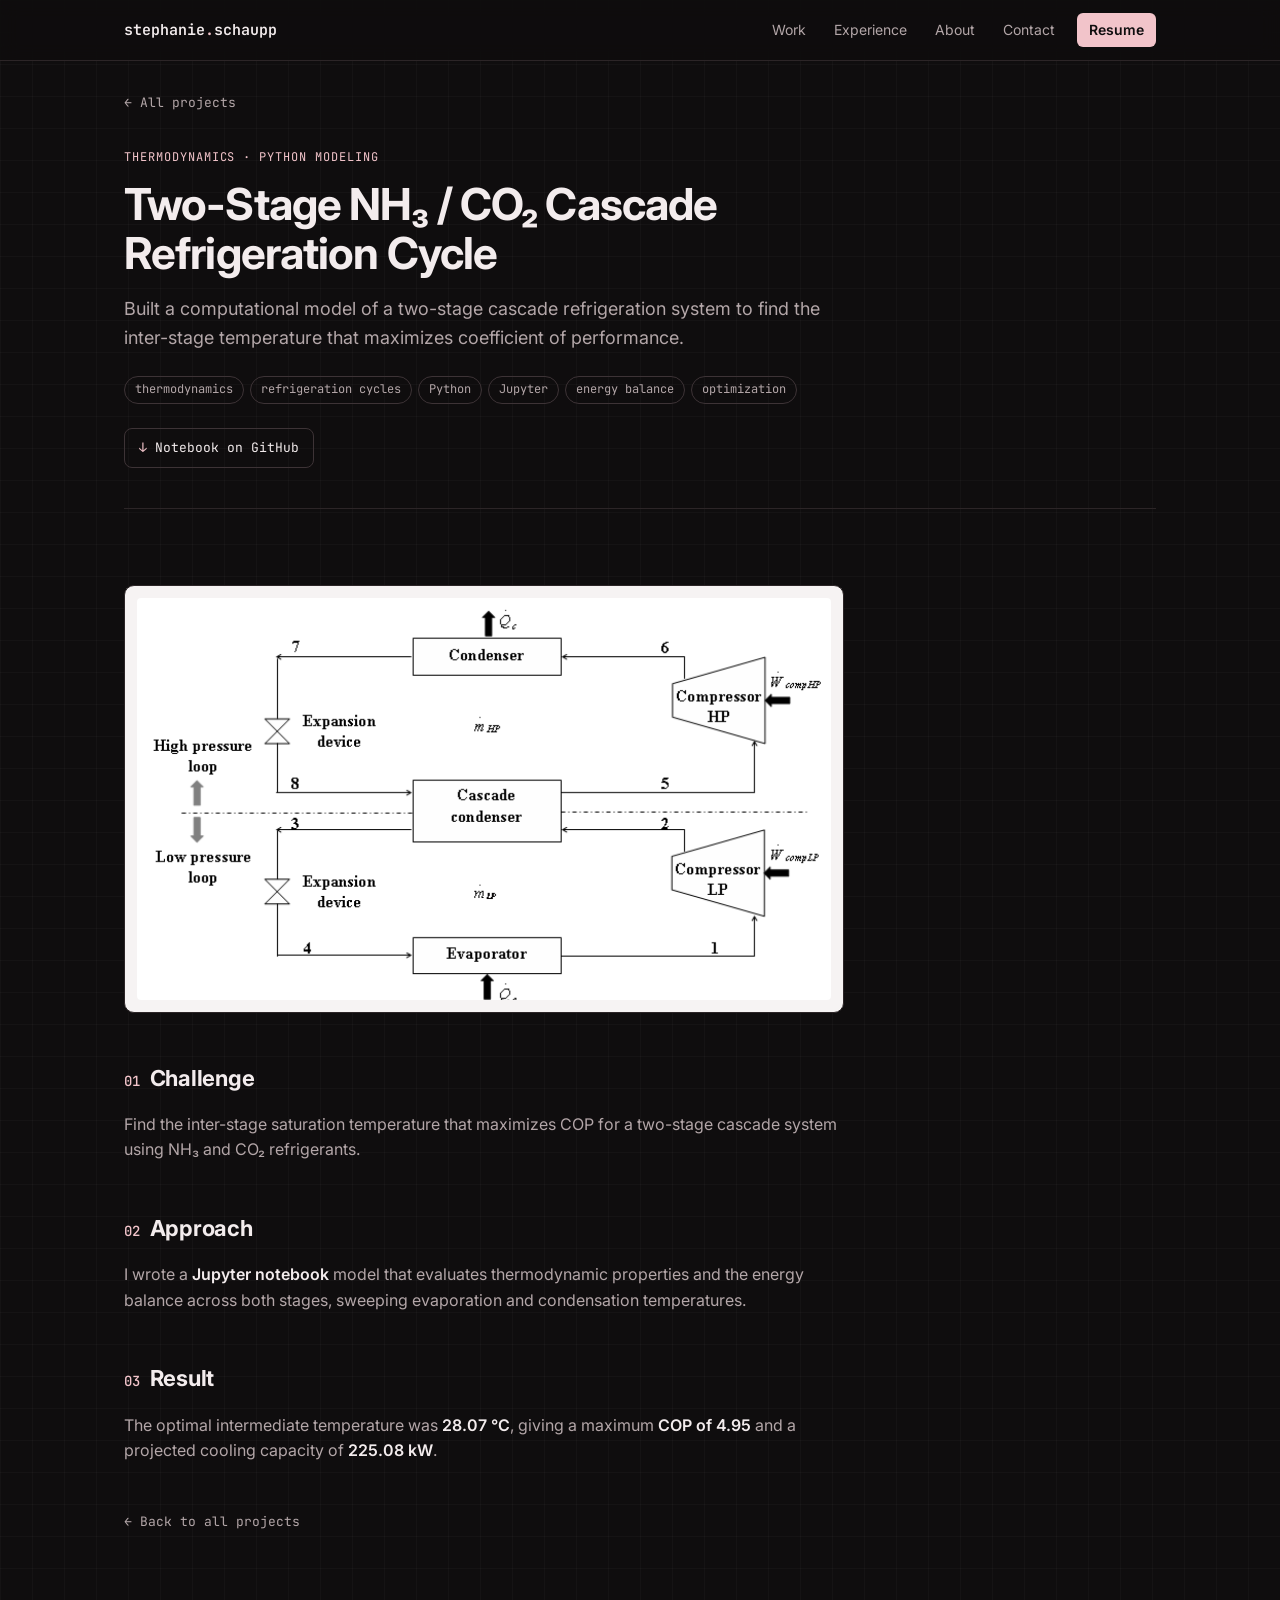
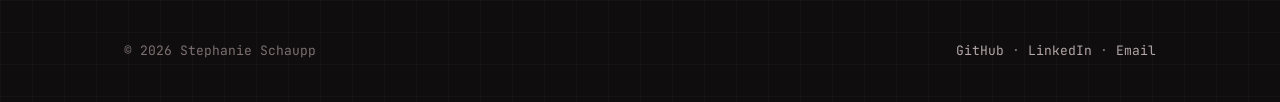
<file: projects/cascade-refrigeration.html>
<!doctype html>
<html lang="en">
<head>
  <meta charset="utf-8" />
  <meta name="viewport" content="width=device-width, initial-scale=1" />
  <title>Two-Stage NH₃ / CO₂ Cascade Refrigeration Cycle — Stephanie Schaupp</title>
  <meta name="description" content="Python thermodynamic model of a two-stage NH3/CO2 cascade refrigeration cycle, optimized for COP." />
  <meta name="theme-color" content="#0f0d0e" />
  <link rel="preconnect" href="https://fonts.googleapis.com">
  <link rel="preconnect" href="https://fonts.gstatic.com" crossorigin>
  <link href="https://fonts.googleapis.com/css2?family=Inter:wght@400;500;600;700&family=JetBrains+Mono:wght@400;500;600&display=swap" rel="stylesheet">
  <link rel="stylesheet" href="../styles.css?v=3" />
</head>
<body>

  <header class="site-header">
    <div class="container header-inner">
      <a class="logo" href="../">stephanie<span>.</span>schaupp</a>
      <button class="nav-toggle" id="navToggle" aria-expanded="false" aria-controls="nav">menu</button>
      <nav class="nav" id="nav">
        <a href="../#work">Work</a>
        <a href="../#experience">Experience</a>
        <a href="../#about">About</a>
        <a href="../#contact">Contact</a>
        <a class="resume" href="../assets/Stephanie_Schaupp_Resume.pdf" target="_blank" rel="noopener">Resume</a>
      </nav>
    </div>
  </header>

  <main class="container">
    <a class="back" href="../#work">All projects</a>

    <section class="p-hero">
      <span class="label">Thermodynamics · Python modeling</span>
      <h1>Two-Stage NH₃ / CO₂ Cascade Refrigeration Cycle</h1>
      <p class="lead">Built a computational model of a two-stage cascade refrigeration system to find the inter-stage temperature that maximizes coefficient of performance.</p>
      <div class="tags"><span class="tag">thermodynamics</span><span class="tag">refrigeration cycles</span><span class="tag">Python</span><span class="tag">Jupyter</span><span class="tag">energy balance</span><span class="tag">optimization</span></div>
      <div class="files"><a class="file" href="https://github.com/StephanieHSchaupp/StephSchaupp/blob/main/assets/images/Cascade_Refrigeration_Project.ipynb" target="_blank" rel="noopener">Notebook on GitHub</a></div>
    </section>

    <div class="p-layout" style="grid-template-columns: minmax(0,1fr);">
      <article class="prose">
        <figure class="figure">
          <div class="frame light"><img src="../assets/images/Cascade_refrigeration.png" alt="Cascade refrigeration cycle"></div>
        </figure>

        <h2><span class="num">01</span>Challenge</h2>
        <p>Find the inter-stage saturation temperature that maximizes COP for a two-stage cascade system using NH₃ and CO₂ refrigerants.</p>

        <h2><span class="num">02</span>Approach</h2>
        <p>I wrote a <strong>Jupyter notebook</strong> model that evaluates thermodynamic properties and the energy balance across both stages, sweeping evaporation and condensation temperatures.</p>

        <h2><span class="num">03</span>Result</h2>
        <p>The optimal intermediate temperature was <strong>28.07 °C</strong>, giving a maximum <strong>COP of 4.95</strong> and a projected cooling capacity of <strong>225.08 kW</strong>.</p>

        <a class="back" href="../#work">Back to all projects</a>
      </article>
    </div>
  </main>

  <footer class="site-footer">
    <div class="container">
      <span>© <span id="year">2026</span> Stephanie Schaupp</span>
      <span><a href="https://github.com/StephanieHSchaupp" target="_blank" rel="noopener">GitHub</a> · <a href="https://www.linkedin.com/in/stephanieschaupp/" target="_blank" rel="noopener">LinkedIn</a> · <a href="mailto:stephanieschaupp2@berkeley.edu">Email</a></span>
    </div>
  </footer>
  <script src="../script.js?v=3"></script>
</body>
</html>
</file>
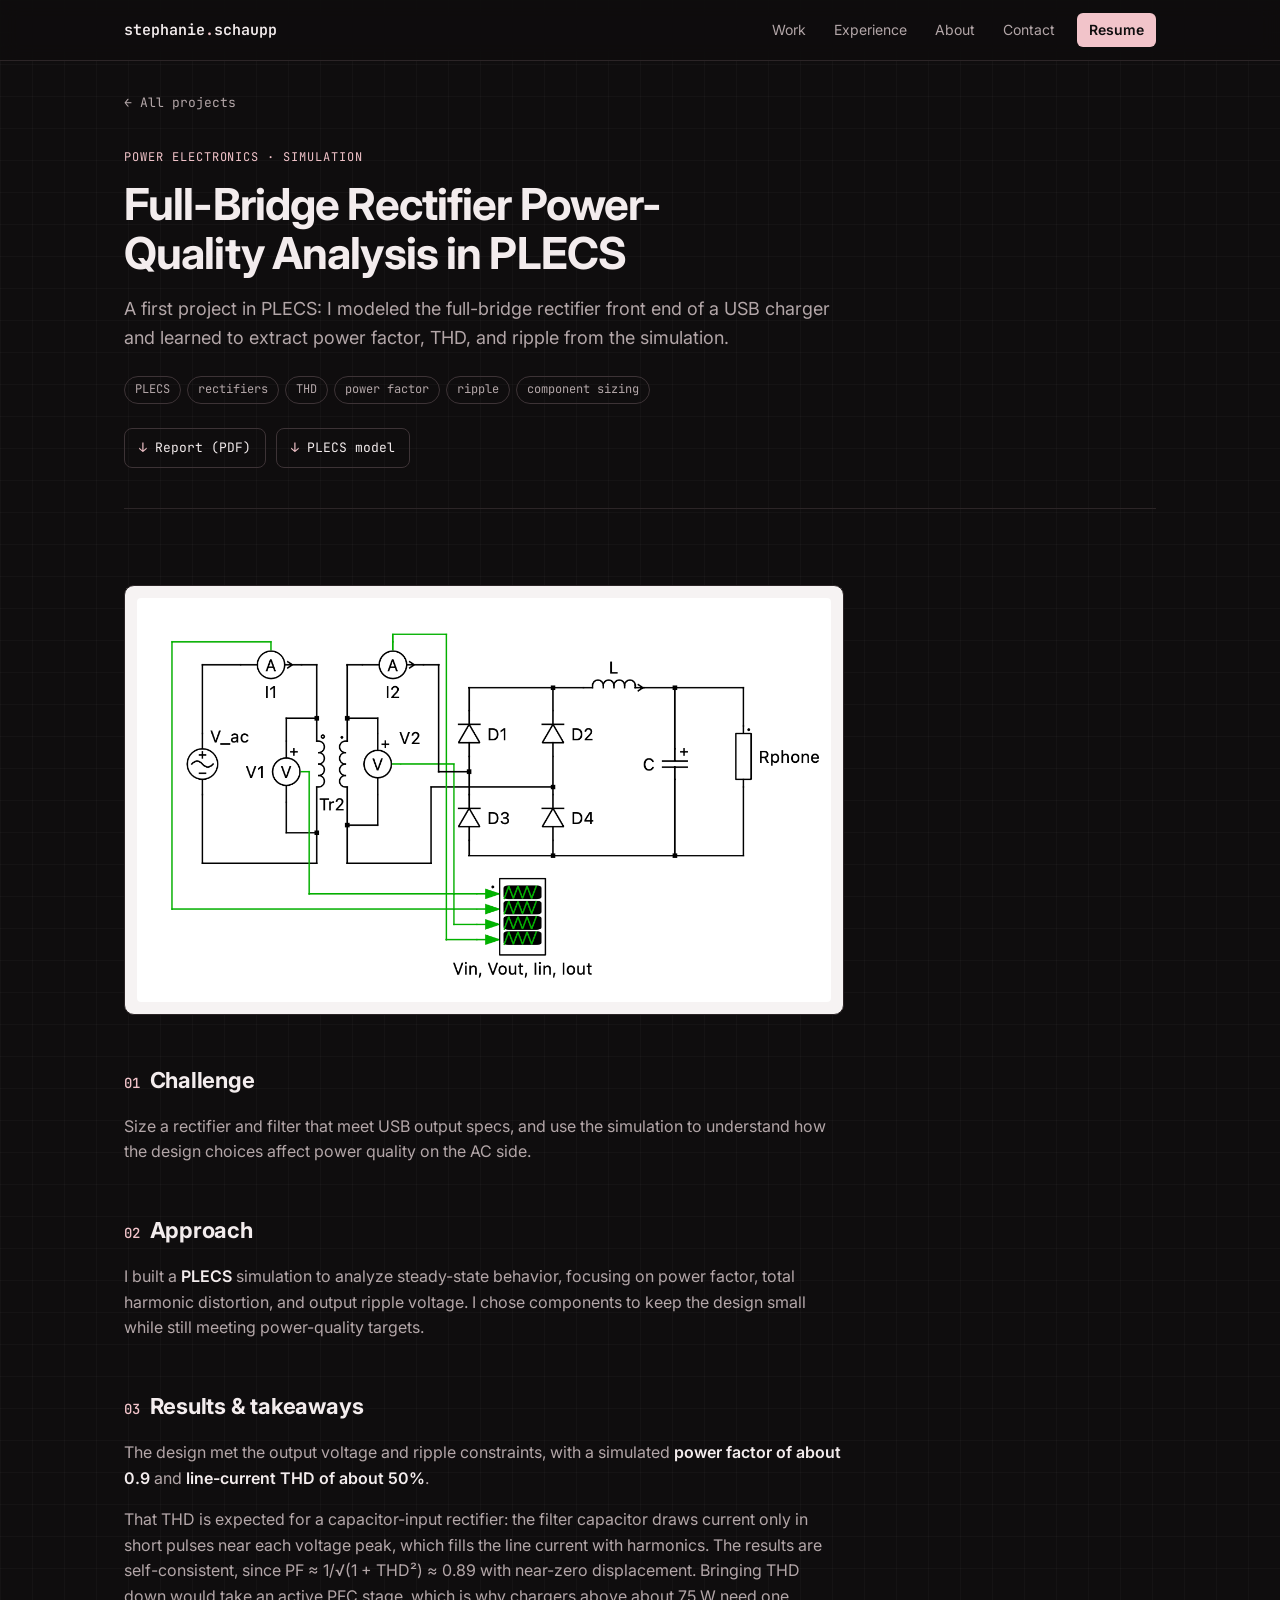
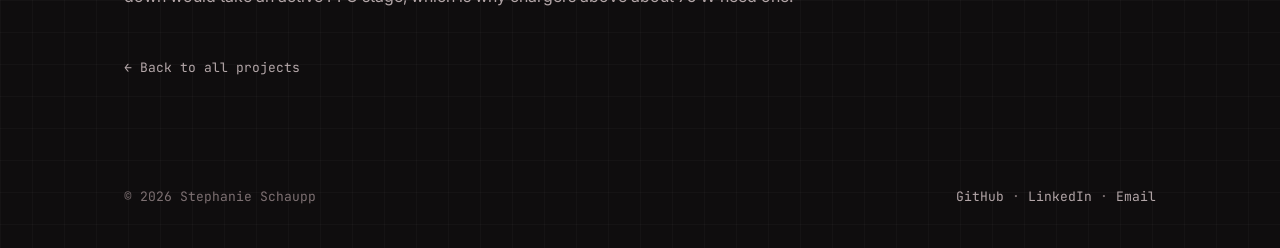
<file: projects/usb-rectifier.html>
<!doctype html>
<html lang="en">
<head>
  <meta charset="utf-8" />
  <meta name="viewport" content="width=device-width, initial-scale=1" />
  <title>Power Quality of a Full-Bridge Rectifier for USB Charging — Stephanie Schaupp</title>
  <meta name="description" content="PLECS simulation of a full-bridge rectifier for USB charging: power factor, THD, and ripple." />
  <meta name="theme-color" content="#0f0d0e" />
  <link rel="preconnect" href="https://fonts.googleapis.com">
  <link rel="preconnect" href="https://fonts.gstatic.com" crossorigin>
  <link href="https://fonts.googleapis.com/css2?family=Inter:wght@400;500;600;700&family=JetBrains+Mono:wght@400;500;600&display=swap" rel="stylesheet">
  <link rel="stylesheet" href="../styles.css?v=3" />
</head>
<body>

  <header class="site-header">
    <div class="container header-inner">
      <a class="logo" href="../">stephanie<span>.</span>schaupp</a>
      <button class="nav-toggle" id="navToggle" aria-expanded="false" aria-controls="nav">menu</button>
      <nav class="nav" id="nav">
        <a href="../#work">Work</a>
        <a href="../#experience">Experience</a>
        <a href="../#about">About</a>
        <a href="../#contact">Contact</a>
        <a class="resume" href="../assets/Stephanie_Schaupp_Resume.pdf" target="_blank" rel="noopener">Resume</a>
      </nav>
    </div>
  </header>

  <main class="container">
    <a class="back" href="../#work">All projects</a>

    <section class="p-hero">
      <span class="label">Power electronics · Simulation</span>
      <h1>Full-Bridge Rectifier Power-Quality Analysis in PLECS</h1>
      <p class="lead">A first project in PLECS: I modeled the full-bridge rectifier front end of a USB charger and learned to extract power factor, THD, and ripple from the simulation.</p>
      <div class="tags"><span class="tag">PLECS</span><span class="tag">rectifiers</span><span class="tag">THD</span><span class="tag">power factor</span><span class="tag">ripple</span><span class="tag">component sizing</span></div>
      <div class="files"><a class="file" href="../assets/images/iPhone_Charger_Rectifier.pdf" target="_blank" rel="noopener">Report (PDF)</a><a class="file" href="../assets/images/iPhone_Charger_Rectifier.plecs" target="_blank" rel="noopener">PLECS model</a></div>
    </section>

    <div class="p-layout" style="grid-template-columns: minmax(0,1fr);">
      <article class="prose">
        <figure class="figure">
          <div class="frame light"><img src="../assets/images/Rectifier.png" alt="PLECS rectifier model"></div>
        </figure>

        <h2><span class="num">01</span>Challenge</h2>
        <p>Size a rectifier and filter that meet USB output specs, and use the simulation to understand how the design choices affect power quality on the AC side.</p>

        <h2><span class="num">02</span>Approach</h2>
        <p>I built a <strong>PLECS</strong> simulation to analyze steady-state behavior, focusing on power factor, total harmonic distortion, and output ripple voltage. I chose components to keep the design small while still meeting power-quality targets.</p>

        <h2><span class="num">03</span>Results &amp; takeaways</h2>
        <p>The design met the output voltage and ripple constraints, with a simulated <strong>power factor of about 0.9</strong> and <strong>line-current THD of about 50%</strong>.</p>
        <p>That THD is expected for a capacitor-input rectifier: the filter capacitor draws current only in short pulses near each voltage peak, which fills the line current with harmonics. The results are self-consistent, since PF ≈ 1/√(1 + THD²) ≈ 0.89 with near-zero displacement. Bringing THD down would take an active PFC stage, which is why chargers above about 75 W need one.</p>

        <a class="back" href="../#work">Back to all projects</a>
      </article>
    </div>
  </main>

  <footer class="site-footer">
    <div class="container">
      <span>© <span id="year">2026</span> Stephanie Schaupp</span>
      <span><a href="https://github.com/StephanieHSchaupp" target="_blank" rel="noopener">GitHub</a> · <a href="https://www.linkedin.com/in/stephanieschaupp/" target="_blank" rel="noopener">LinkedIn</a> · <a href="mailto:stephanieschaupp2@berkeley.edu">Email</a></span>
    </div>
  </footer>
  <script src="../script.js?v=3"></script>
</body>
</html>
</file>
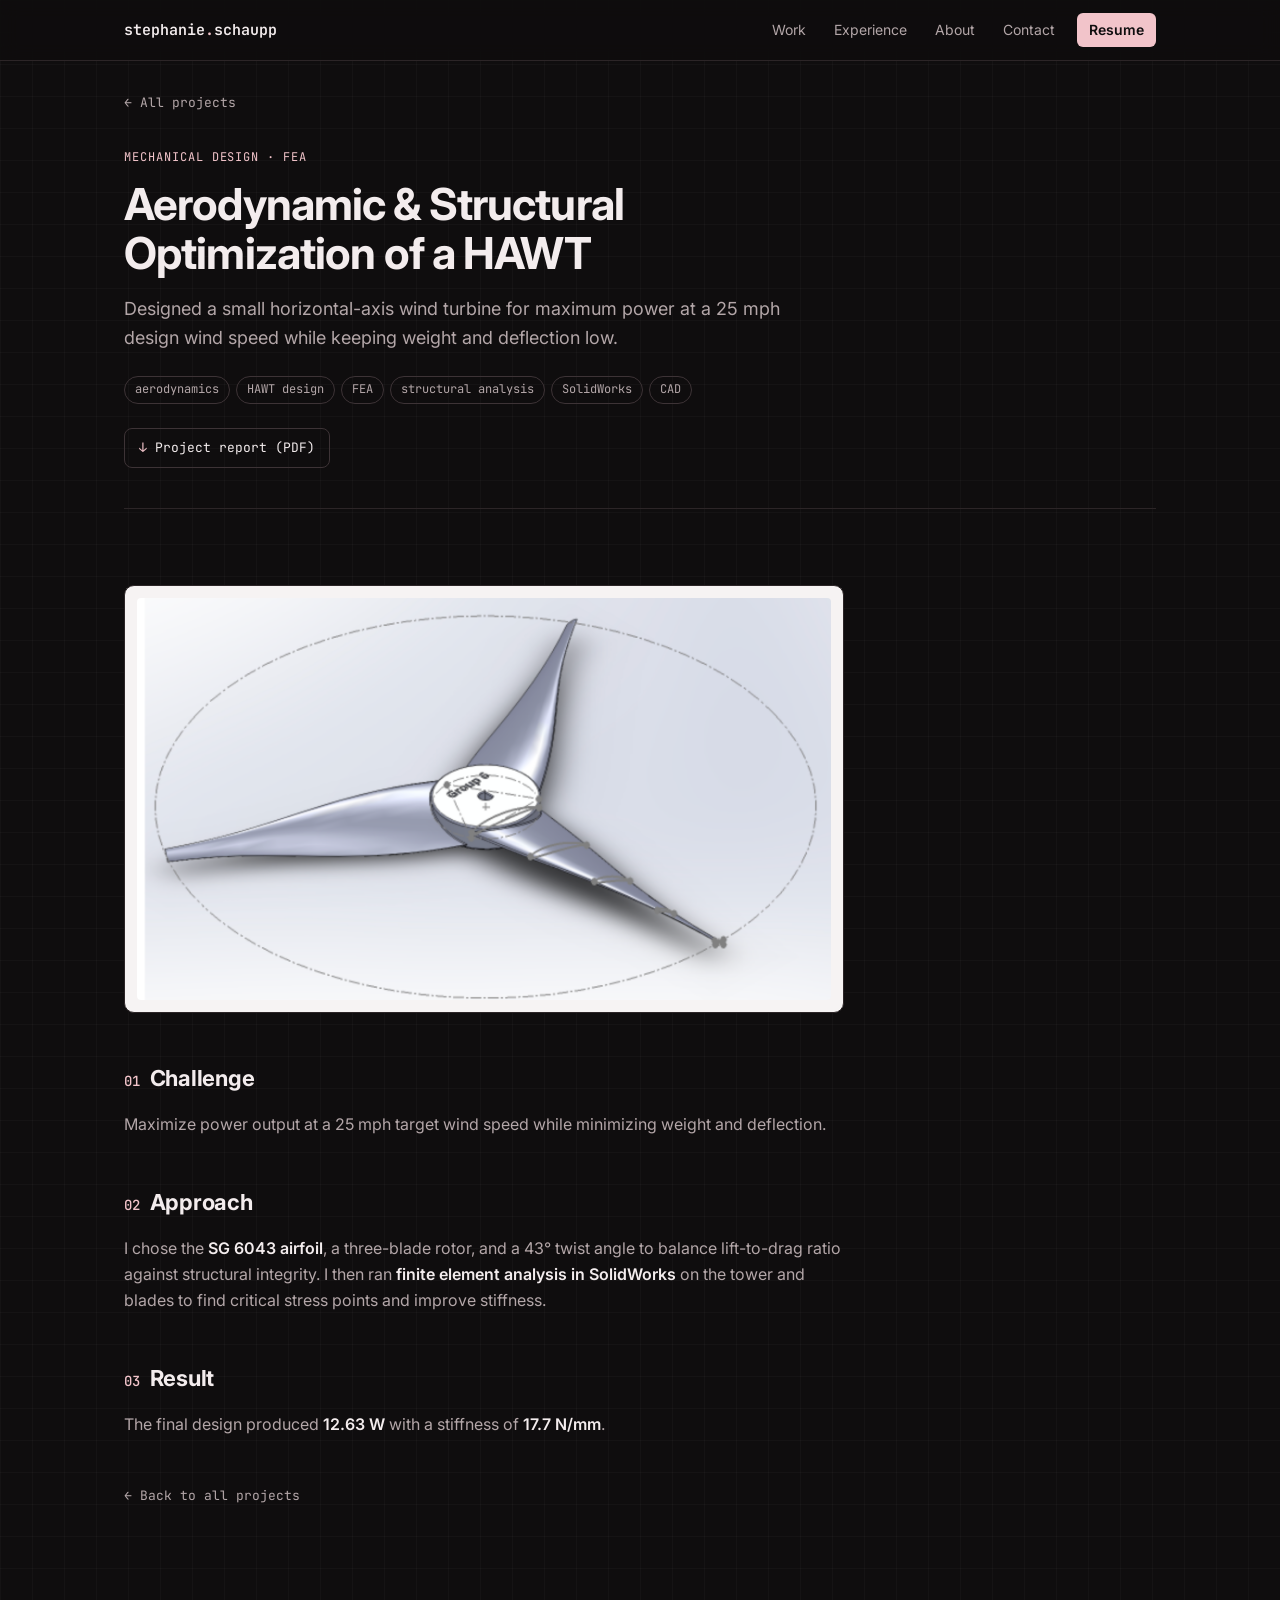
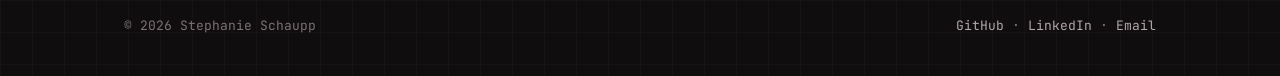
<file: projects/wind-turbine.html>
<!doctype html>
<html lang="en">
<head>
  <meta charset="utf-8" />
  <meta name="viewport" content="width=device-width, initial-scale=1" />
  <title>Aerodynamic &amp; Structural Optimization of a HAWT — Stephanie Schaupp</title>
  <meta name="description" content="Horizontal-axis wind turbine design optimized for power, weight, and stiffness with SolidWorks FEA." />
  <meta name="theme-color" content="#0f0d0e" />
  <link rel="preconnect" href="https://fonts.googleapis.com">
  <link rel="preconnect" href="https://fonts.gstatic.com" crossorigin>
  <link href="https://fonts.googleapis.com/css2?family=Inter:wght@400;500;600;700&family=JetBrains+Mono:wght@400;500;600&display=swap" rel="stylesheet">
  <link rel="stylesheet" href="../styles.css?v=3" />
</head>
<body>

  <header class="site-header">
    <div class="container header-inner">
      <a class="logo" href="../">stephanie<span>.</span>schaupp</a>
      <button class="nav-toggle" id="navToggle" aria-expanded="false" aria-controls="nav">menu</button>
      <nav class="nav" id="nav">
        <a href="../#work">Work</a>
        <a href="../#experience">Experience</a>
        <a href="../#about">About</a>
        <a href="../#contact">Contact</a>
        <a class="resume" href="../assets/Stephanie_Schaupp_Resume.pdf" target="_blank" rel="noopener">Resume</a>
      </nav>
    </div>
  </header>

  <main class="container">
    <a class="back" href="../#work">All projects</a>

    <section class="p-hero">
      <span class="label">Mechanical design · FEA</span>
      <h1>Aerodynamic &amp; Structural Optimization of a HAWT</h1>
      <p class="lead">Designed a small horizontal-axis wind turbine for maximum power at a 25 mph design wind speed while keeping weight and deflection low.</p>
      <div class="tags"><span class="tag">aerodynamics</span><span class="tag">HAWT design</span><span class="tag">FEA</span><span class="tag">structural analysis</span><span class="tag">SolidWorks</span><span class="tag">CAD</span></div>
      <div class="files"><a class="file" href="../assets/images/Wind Turbine Project Report.pdf" target="_blank" rel="noopener">Project report (PDF)</a></div>
    </section>

    <div class="p-layout" style="grid-template-columns: minmax(0,1fr);">
      <article class="prose">
        <figure class="figure">
          <div class="frame light"><img src="../assets/images/Wind_Turbine_Blade.png" alt="Wind turbine blade CAD model"></div>
        </figure>

        <h2><span class="num">01</span>Challenge</h2>
        <p>Maximize power output at a 25 mph target wind speed while minimizing weight and deflection.</p>

        <h2><span class="num">02</span>Approach</h2>
        <p>I chose the <strong>SG 6043 airfoil</strong>, a three-blade rotor, and a 43° twist angle to balance lift-to-drag ratio against structural integrity. I then ran <strong>finite element analysis in SolidWorks</strong> on the tower and blades to find critical stress points and improve stiffness.</p>

        <h2><span class="num">03</span>Result</h2>
        <p>The final design produced <strong>12.63 W</strong> with a stiffness of <strong>17.7 N/mm</strong>.</p>

        <a class="back" href="../#work">Back to all projects</a>
      </article>
    </div>
  </main>

  <footer class="site-footer">
    <div class="container">
      <span>© <span id="year">2026</span> Stephanie Schaupp</span>
      <span><a href="https://github.com/StephanieHSchaupp" target="_blank" rel="noopener">GitHub</a> · <a href="https://www.linkedin.com/in/stephanieschaupp/" target="_blank" rel="noopener">LinkedIn</a> · <a href="mailto:stephanieschaupp2@berkeley.edu">Email</a></span>
    </div>
  </footer>
  <script src="../script.js?v=3"></script>
</body>
</html>
</file>
<file: styles.css>
/* ============================================================
   Stephanie Schaupp — portfolio
   Dark, technical base with blush-pink accents.
   Edit colors here; everything else reads from these tokens.
   ============================================================ */
:root {
  --bg: #0f0d0e;
  --bg-raised: #171415;
  --bg-card: #1b1718;
  --line: #2c2527;
  --line-strong: #3d3336;
  --text: #f3eced;
  --text-dim: #b3a6a8;
  --text-faint: #7d7072;
  --pink: #f2c4ca;        /* main accent (your original blush, a touch brighter) */
  --pink-strong: #e8909d; /* hover / emphasis */
  --pink-wash: rgba(242, 196, 202, 0.08);
  --radius: 10px;
  --max: 1080px;
  --mono: "JetBrains Mono", ui-monospace, SFMono-Regular, Menlo, monospace;
  --sans: "Inter", system-ui, -apple-system, "Segoe UI", Roboto, sans-serif;
}

* { box-sizing: border-box; }
html { scroll-behavior: smooth; scroll-padding-top: 72px; }

body {
  margin: 0;
  background-color: var(--bg);
  /* faint engineering-paper grid */
  background-image:
    linear-gradient(rgba(255,255,255,0.025) 1px, transparent 1px),
    linear-gradient(90deg, rgba(255,255,255,0.025) 1px, transparent 1px);
  background-size: 32px 32px;
  color: var(--text);
  font-family: var(--sans);
  font-size: 16px;
  line-height: 1.6;
  -webkit-font-smoothing: antialiased;
}

img { max-width: 100%; display: block; }
a { color: var(--pink); text-decoration: none; }
a:hover { color: var(--pink-strong); }

.container { max-width: var(--max); margin: 0 auto; padding: 0 24px; }
@media (max-width: 600px) { .container { padding: 0 16px; } }

.mono { font-family: var(--mono); }
.label {
  font-family: var(--mono);
  font-size: 12px;
  letter-spacing: 0.08em;
  text-transform: uppercase;
  color: var(--pink);
}

/* ---------- Header ---------- */
.site-header {
  position: sticky; top: 0; z-index: 50;
  background: rgba(15, 13, 14, 0.85);
  backdrop-filter: blur(10px);
  -webkit-backdrop-filter: blur(10px);
  border-bottom: 1px solid var(--line);
}
.header-inner { display: flex; align-items: center; justify-content: space-between; height: 60px; }
.logo { font-family: var(--mono); font-weight: 600; font-size: 15px; color: var(--text); }
.logo span { color: var(--pink); }
.nav { display: flex; align-items: center; gap: 4px; }
.nav a {
  color: var(--text-dim); font-size: 14px; padding: 6px 12px; border-radius: 6px;
}
.nav a:hover { color: var(--text); background: var(--pink-wash); }
.nav a.resume {
  color: var(--bg); background: var(--pink); font-weight: 600; margin-left: 6px;
}
.nav a.resume:hover { background: var(--pink-strong); color: var(--bg); }
.nav-toggle {
  display: none; background: none; border: 1px solid var(--line-strong); color: var(--text);
  border-radius: 6px; padding: 6px 10px; font-family: var(--mono); font-size: 13px; cursor: pointer;
}
@media (max-width: 720px) {
  .nav-toggle { display: block; }
  .nav {
    display: none; position: absolute; top: 60px; left: 0; right: 0;
    flex-direction: column; align-items: stretch; gap: 0;
    background: var(--bg-raised); border-bottom: 1px solid var(--line); padding: 8px 16px 16px;
  }
  .nav.open { display: flex; }
  .nav a { padding: 12px 8px; }
  .nav a.resume { margin: 8px 0 0; text-align: center; }
}

/* ---------- Hero ---------- */
.hero { padding: 88px 0 72px; border-bottom: 1px solid var(--line); }
.hero-inner { display: grid; grid-template-columns: 1fr 260px; gap: 56px; align-items: center; }
.hero h1 {
  font-size: clamp(36px, 6vw, 56px); line-height: 1.08; letter-spacing: -0.02em;
  margin: 14px 0 18px; font-weight: 700;
}
.hero h1 .accent { color: var(--pink); }
.hero .lead { font-size: 18px; color: var(--text-dim); max-width: 58ch; margin: 0 0 28px; }
.hero-photo {
  width: 100%; aspect-ratio: 4 / 5; object-fit: cover; object-position: 50% 22%;
  border-radius: var(--radius); border: 1px solid var(--line-strong);
}
.hero-tags { display: flex; flex-wrap: wrap; gap: 8px; margin-bottom: 32px; }
@media (max-width: 760px) {
  .hero { padding: 48px 0 48px; }
  .hero-inner { grid-template-columns: 1fr; gap: 32px; }
  .hero-photo { width: 160px; aspect-ratio: 1; border-radius: 50%; order: -1; }
}

.btn-row { display: flex; flex-wrap: wrap; gap: 12px; }
.btn {
  display: inline-flex; align-items: center; gap: 8px;
  padding: 11px 18px; border-radius: 8px; font-weight: 600; font-size: 15px;
  background: var(--pink); color: var(--bg); border: 1px solid var(--pink);
}
.btn:hover { background: var(--pink-strong); border-color: var(--pink-strong); color: var(--bg); }
.btn.ghost { background: transparent; color: var(--text); border-color: var(--line-strong); }
.btn.ghost:hover { border-color: var(--pink); color: var(--pink); }

.tag {
  font-family: var(--mono); font-size: 12px; color: var(--text-dim);
  border: 1px solid var(--line-strong); border-radius: 999px; padding: 3px 10px;
  white-space: nowrap;
}

/* ---------- Sections ---------- */
.section { padding: 80px 0; border-bottom: 1px solid var(--line); }
.section:last-of-type { border-bottom: none; }
.section-head { display: flex; align-items: baseline; gap: 16px; margin-bottom: 32px; }
.section-head h2 { font-size: 28px; margin: 0; letter-spacing: -0.01em; }
.section-head .label::before { content: "// "; opacity: 0.6; }
@media (max-width: 600px) { .section { padding: 56px 0; } .section-head { flex-direction: column; gap: 4px; } }

/* ---------- Featured project ---------- */
.featured {
  display: grid; grid-template-columns: 1.1fr 1fr; gap: 0;
  background: var(--bg-card); border: 1px solid var(--line-strong); border-radius: var(--radius);
  overflow: hidden; color: var(--text); margin-bottom: 24px;
  transition: border-color .2s, transform .2s;
}
.featured:hover { border-color: var(--pink); color: var(--text); transform: translateY(-2px); }
.featured-visual {
  background: var(--bg-raised); border-right: 1px solid var(--line);
  display: flex; align-items: center; justify-content: center; padding: 28px;
}
.featured-visual svg { width: 100%; height: auto; max-width: 480px; }
.featured-body { padding: 32px; display: flex; flex-direction: column; }
.featured-body h3 { font-size: 24px; line-height: 1.25; margin: 10px 0 12px; }
.featured-body p { color: var(--text-dim); margin: 0 0 20px; }
.stats { display: grid; grid-template-columns: repeat(3, 1fr); gap: 1px; background: var(--line); border: 1px solid var(--line); border-radius: 8px; overflow: hidden; margin-bottom: 20px; }
.stat { background: var(--bg-card); padding: 12px 14px; }
.stat b { display: block; font-family: var(--mono); font-size: 20px; color: var(--pink); font-weight: 600; }
.stat span { font-size: 12px; color: var(--text-faint); }
.more { font-family: var(--mono); font-size: 13px; color: var(--pink); margin-top: auto; }
.more::after { content: " →"; }
@media (max-width: 820px) {
  .featured { grid-template-columns: 1fr; }
  .featured-visual { border-right: none; border-bottom: 1px solid var(--line); }
  .featured-body { padding: 24px; }
}

/* ---------- Project cards ---------- */
.grid { display: grid; grid-template-columns: repeat(2, 1fr); gap: 24px; }
@media (max-width: 720px) { .grid { grid-template-columns: 1fr; } }
.card {
  display: flex; flex-direction: column;
  background: var(--bg-card); border: 1px solid var(--line); border-radius: var(--radius);
  overflow: hidden; color: var(--text); transition: border-color .2s, transform .2s;
}
.card:hover { border-color: var(--pink); color: var(--text); transform: translateY(-2px); }
.card-img { aspect-ratio: 16 / 9; background: #f6f3f3; border-bottom: 1px solid var(--line); overflow: hidden; }
.card-img img { width: 100%; height: 100%; object-fit: cover; }
.card-body { padding: 20px 22px 22px; display: flex; flex-direction: column; flex: 1; }
.card-body h3 { font-size: 18px; line-height: 1.3; margin: 8px 0 8px; }
.card-body p { color: var(--text-dim); font-size: 15px; margin: 0 0 16px; }
.card .tags { display: flex; flex-wrap: wrap; gap: 6px; margin-bottom: 16px; }

/* ---------- Experience ---------- */
.xp-list { display: grid; gap: 1px; background: var(--line); border: 1px solid var(--line); border-radius: var(--radius); overflow: hidden; }
.xp { background: var(--bg-card); padding: 22px 24px; display: grid; grid-template-columns: 200px 1fr; gap: 24px; }
.xp .org { font-weight: 600; }
.xp .org small { display: block; font-family: var(--mono); font-size: 12px; color: var(--text-faint); font-weight: 400; margin-top: 2px; }
.xp h3 { margin: 0 0 4px; font-size: 16px; }
.xp p { margin: 0; color: var(--text-dim); font-size: 15px; }
@media (max-width: 600px) { .xp { grid-template-columns: 1fr; gap: 6px; padding: 18px; } }

/* ---------- About ---------- */
.about-grid { display: grid; grid-template-columns: 1.4fr 1fr; gap: 48px; }
.about-grid p { color: var(--text-dim); margin: 0 0 16px; }
.about-grid p strong { color: var(--text); font-weight: 600; }
.skills h4 { font-family: var(--mono); font-size: 12px; color: var(--text-faint); text-transform: uppercase; letter-spacing: .08em; margin: 0 0 10px; font-weight: 500; }
.skills .tags { display: flex; flex-wrap: wrap; gap: 6px; margin-bottom: 22px; }
@media (max-width: 760px) { .about-grid { grid-template-columns: 1fr; gap: 24px; } }

/* ---------- Contact ---------- */
.contact-box {
  background: var(--bg-card); border: 1px solid var(--line-strong); border-radius: var(--radius);
  padding: 40px; display: flex; justify-content: space-between; align-items: center; gap: 24px; flex-wrap: wrap;
}
.contact-box h2 { margin: 0 0 6px; font-size: 26px; }
.contact-box p { margin: 0; color: var(--text-dim); }
@media (max-width: 600px) { .contact-box { padding: 24px; } }

/* ---------- Footer ---------- */
.site-footer { padding: 28px 0 40px; color: var(--text-faint); font-size: 13px; font-family: var(--mono); }
.site-footer .container { display: flex; justify-content: space-between; flex-wrap: wrap; gap: 12px; }
.site-footer a { color: var(--text-dim); }
.site-footer a:hover { color: var(--pink); }

/* ============================================================
   Project detail pages
   ============================================================ */
.back { font-family: var(--mono); font-size: 13px; color: var(--text-dim); display: inline-block; margin: 32px 0 0; }
.back::before { content: "← "; }
.back:hover { color: var(--pink); }

.p-hero { padding: 28px 0 40px; border-bottom: 1px solid var(--line); }
.p-hero h1 { font-size: clamp(30px, 5vw, 44px); line-height: 1.12; letter-spacing: -0.02em; margin: 12px 0 16px; max-width: 22ch; }
.p-hero .lead { color: var(--text-dim); font-size: 18px; max-width: 65ch; margin: 0 0 24px; }
.p-hero .tags { display: flex; flex-wrap: wrap; gap: 6px; margin-bottom: 24px; }

.p-stats { display: grid; grid-template-columns: repeat(4, 1fr); gap: 1px; background: var(--line); border: 1px solid var(--line); border-radius: var(--radius); overflow: hidden; margin: 36px 0 0; }
.p-stats .stat { padding: 18px 20px; }
.p-stats .stat b { font-size: 24px; }
@media (max-width: 720px) { .p-stats { grid-template-columns: repeat(2, 1fr); } }

.p-layout { display: grid; grid-template-columns: 180px minmax(0, 1fr); gap: 56px; padding: 48px 0 80px; }
.toc { position: sticky; top: 88px; align-self: start; font-size: 13px; }
.toc a { display: block; color: var(--text-faint); padding: 5px 0 5px 12px; border-left: 1px solid var(--line); }
.toc a:hover { color: var(--pink); border-left-color: var(--pink); }
@media (max-width: 860px) { .p-layout { grid-template-columns: minmax(0, 1fr); gap: 0; } .toc { display: none; } }

.prose { max-width: 72ch; }
.prose h2 { font-size: 22px; margin: 48px 0 14px; letter-spacing: -0.01em; }
.prose h2:first-child { margin-top: 0; }
.prose h2 .num { font-family: var(--mono); color: var(--pink); font-size: 14px; margin-right: 10px; font-weight: 500; }
.prose h3 { font-size: 16px; margin: 28px 0 8px; }
.prose p, .prose li { color: var(--text-dim); }
.prose strong { color: var(--text); font-weight: 600; }
.prose ul { padding-left: 20px; }
.prose li { margin-bottom: 6px; }

.figure { margin: 28px 0; }
.figure .frame { background: var(--bg-raised); border: 1px solid var(--line); border-radius: var(--radius); padding: 20px; overflow: hidden; }
.figure .frame.light { background: #f6f3f3; padding: 12px; }
.figure .frame img { margin: 0 auto; border-radius: 4px; }
.figure figcaption { font-family: var(--mono); font-size: 12px; color: var(--text-faint); margin-top: 10px; }

.table-wrap { overflow-x: auto; margin: 20px 0 28px; border: 1px solid var(--line); border-radius: var(--radius); }
table { border-collapse: collapse; width: 100%; font-size: 14px; }
th, td { text-align: left; padding: 10px 14px; border-bottom: 1px solid var(--line); white-space: nowrap; }
th { font-family: var(--mono); font-size: 12px; font-weight: 500; color: var(--text-faint); text-transform: uppercase; letter-spacing: .05em; background: var(--bg-raised); }
td { color: var(--text-dim); font-variant-numeric: tabular-nums; }
td.num { font-family: var(--mono); text-align: right; }
th.num { text-align: right; }
tr:last-child td { border-bottom: none; }
tr.hi td { color: var(--text); background: var(--pink-wash); }

.callout { border-left: 2px solid var(--pink); background: var(--pink-wash); padding: 14px 18px; border-radius: 0 8px 8px 0; margin: 24px 0; }
.callout p { margin: 0; color: var(--text); }

.files { display: flex; flex-wrap: wrap; gap: 10px; margin-top: 8px; }
.file {
  font-family: var(--mono); font-size: 13px; padding: 9px 14px; border-radius: 8px;
  border: 1px solid var(--line-strong); color: var(--text);
}
.file:hover { border-color: var(--pink); color: var(--pink); }
.file::before { content: "↓ "; color: var(--pink); }

/* schematic SVG colors */
.schem { color: var(--text-dim); }
.schem .w { stroke: currentColor; stroke-width: 2; fill: none; stroke-linecap: round; stroke-linejoin: round; }
.schem .hot { stroke: var(--pink); }
.schem .dot { fill: currentColor; }
.schem text { fill: var(--text-dim); font-family: var(--mono); font-size: 12px; }
.schem text.pk { fill: var(--pink); }

/* photo variant of featured visual */
.featured-visual.photo { padding: 0; background: #e9e6e4; }
.featured-visual.photo img { width: 100%; height: 100%; object-fit: cover; min-height: 320px; }
.hero-fig { margin: 32px 0 0; }
.hero-fig .frame.light { padding: 0; }
.hero-fig img { width: 100%; max-height: 640px; object-fit: contain; border-radius: 0 !important; }

/* static (non-link) card + placeholder visual */
.card.static:hover { transform: none; border-color: var(--line); }
.card-img.placeholder { background: var(--bg-raised); display: flex; align-items: center; justify-content: center; }
.card-img.placeholder svg { width: 100%; height: 100%; }
.card-img.placeholder .chip { fill: var(--bg-card); stroke: var(--pink); stroke-width: 1.5; }
.card-img.placeholder .pins path { stroke: var(--line-strong); stroke-width: 3; stroke-linecap: round; }
.card-img.placeholder .big { fill: var(--pink); font-family: var(--mono); font-size: 26px; font-weight: 600; }
.card-img.placeholder .small { fill: var(--text-faint); font-family: var(--mono); font-size: 12px; letter-spacing: .08em; text-transform: uppercase; }
.wip { font-family: var(--mono); font-size: 13px; color: var(--text-faint); margin-top: auto; }
.wip::before { content: "● "; color: var(--pink); }

/* other projects */
.sub-head { font-size: 16px; font-family: var(--mono); font-weight: 500; color: var(--text-dim); margin: 56px 0 16px; letter-spacing: .02em; }
.mini-grid { display: grid; grid-template-columns: repeat(3, 1fr); gap: 16px; }
@media (max-width: 860px) { .mini-grid { grid-template-columns: 1fr; } }
.mini {
  display: grid; grid-template-rows: auto 1fr; background: var(--bg-card); border: 1px solid var(--line);
  border-radius: var(--radius); overflow: hidden; color: var(--text); transition: border-color .2s;
}
.mini:hover { border-color: var(--pink); color: var(--text); }
.mini-img { aspect-ratio: 16 / 7; background: #f6f3f3; overflow: hidden; border-bottom: 1px solid var(--line); }
.mini-img img { width: 100%; height: 100%; object-fit: cover; }
.mini > div:last-child { padding: 14px 16px 16px; }
.mini h4 { font-size: 15px; line-height: 1.3; margin: 6px 0 6px; }
.mini p { font-size: 13px; color: var(--text-dim); margin: 0; }
.mini .label { font-size: 11px; }
@media (max-width: 860px) { .mini { grid-template-columns: 140px 1fr; grid-template-rows: none; } .mini-img { aspect-ratio: auto; border-bottom: none; border-right: 1px solid var(--line); } }

/* credits on project pages */
.credits { font-size: 14px; color: var(--text-dim); margin: 0 0 20px; }
.credits strong { color: var(--text); font-weight: 600; }
</file>
